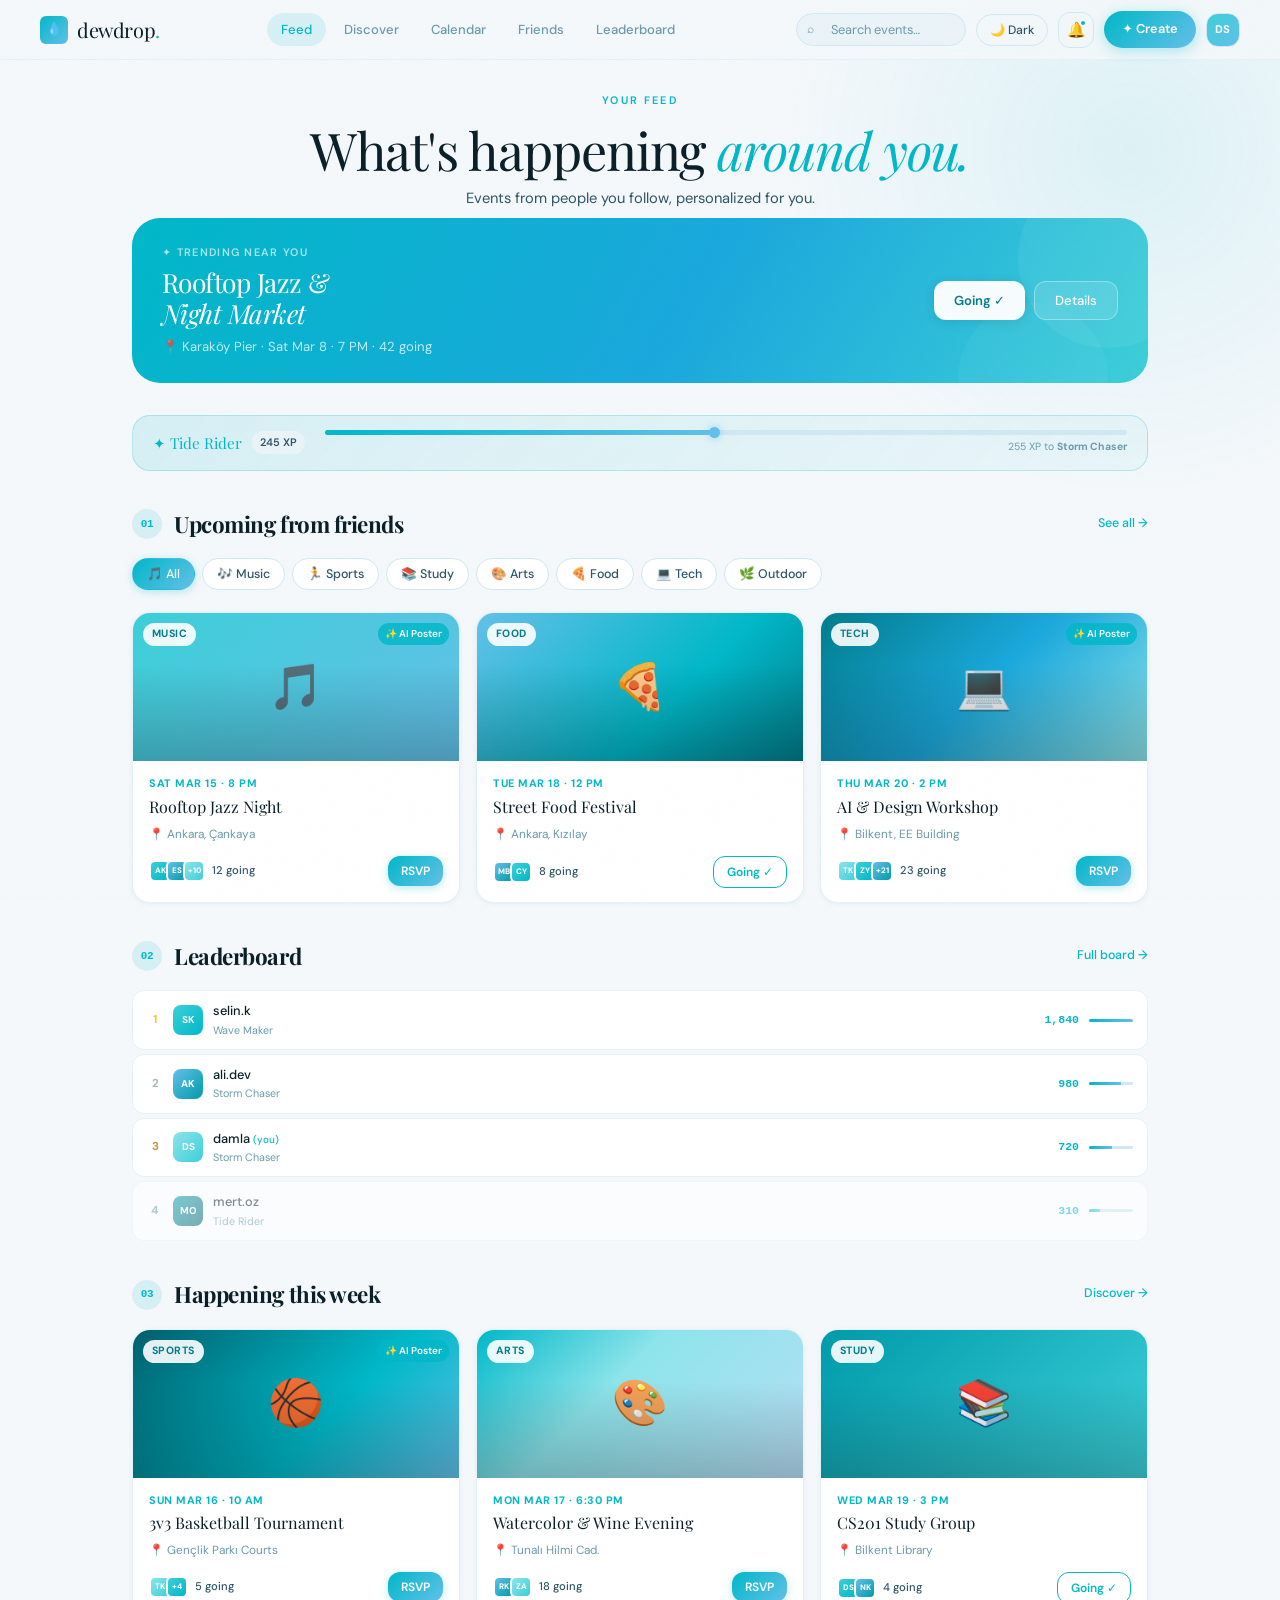
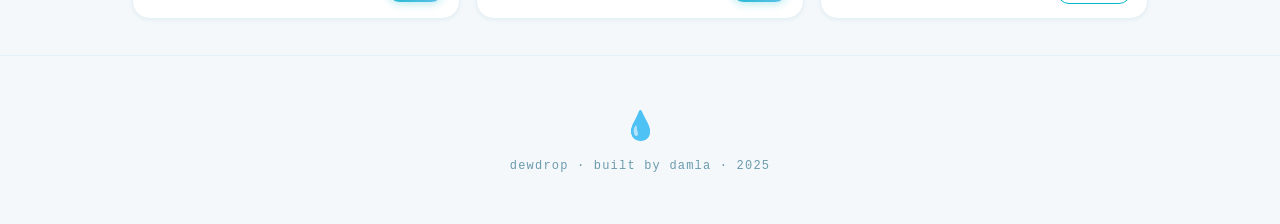
<file: dewdrop_mock/index.html>
<!DOCTYPE html>
<html lang="en" data-theme="light">
<head>
  <meta charset="UTF-8">
  <meta name="viewport" content="width=device-width, initial-scale=1.0">
  <title>dewdrop · feed</title>
  <link href="https://fonts.googleapis.com/css2?family=Playfair+Display:ital,wght@0,400;0,600;1,400;1,600&family=DM+Sans:opsz,wght@9..40,300;9..40,400;9..40,500;9..40,600&display=swap" rel="stylesheet">
  <link rel="stylesheet" href="css/tokens.css">
  <link rel="stylesheet" href="css/layout.css">
  <link rel="stylesheet" href="css/components.css">
  <script src="js/theme.js"></script>
</head>
<body>

<!-- ════ NAVBAR ════ -->
<header class="topnav">
  <a href="index.html" class="nav-brand">
    <div class="nav-brand-icon">💧</div>
    <span class="nav-brand-text">dewdrop<em>.</em></span>
  </a>
  <nav class="nav-links">
    <a href="index.html" class="on">Feed</a>
    <a href="discover.html">Discover</a>
    <a href="calendar.html">Calendar</a>
    <a href="friends.html">Friends</a>
    <a href="leaderboard.html">Leaderboard</a>
  </nav>
  <div class="nav-right">
    <div class="nav-search">
      <span class="nav-search-icon">⌕</span>
      <input type="text" placeholder="Search events…">
    </div>
    <button class="nav-theme" id="theme-btn" onclick="toggleTheme()">🌙 Dark</button>
    <a href="notifications.html" class="nav-btn">🔔<span class="nav-dot"></span></a>
    <a href="create.html" class="nav-create">✦ Create</a>
    <a href="profile.html" class="nav-avatar">DS</a>
  </div>
</header>

<!-- ════ PAGE ════ -->
<div class="page">

  <!-- Hero -->
  <div style="text-align:center;padding-bottom:8px;animation:fadeUp .4s ease both">
    <div class="hero-eyebrow">your feed</div>
    <h1 style="font-family:var(--serif);font-size:clamp(34px,5vw,52px);font-weight:400;line-height:1.1;letter-spacing:-.02em;margin-bottom:8px">
      What's happening <em style="font-style:italic;color:var(--accent)">around you.</em>
    </h1>
    <p style="font-size:.92rem;color:var(--tx2);max-width:400px;margin:0 auto">Events from people you follow, personalized for you.</p>
  </div>

  <!-- Featured banner -->
  <a href="event.html?id=jazz" class="featured-banner" style="animation:fadeUp .4s ease both;animation-delay:.06s">
    <div class="banner-copy">
      <div class="banner-label">✦ Trending near you</div>
      <div class="banner-title">Rooftop Jazz &<br><em>Night Market</em></div>
      <div class="banner-meta">📍 Karaköy Pier · Sat Mar 8 · 7 PM · 42 going</div>
    </div>
    <div class="banner-actions">
      <button class="btn-white">Going ✓</button>
      <button class="btn-white-ghost">Details</button>
    </div>
  </a>

  <!-- XP strip -->
  <div class="xp-strip" style="animation:fadeUp .4s ease both;animation-delay:.12s">
    <div class="xp-left">
      <span class="xp-tier">✦ Tide Rider</span>
      <span class="xp-pts">245 XP</span>
    </div>
    <div class="xp-track-wrap">
      <div class="xp-track"><div class="xp-fill" style="width:49%"></div></div>
      <div class="xp-next">255 XP to <strong>Storm Chaser</strong></div>
    </div>
  </div>

  <!-- 01 Upcoming from friends -->
  <div class="section-header">
    <h2 class="section-title"><span class="section-num">01</span> Upcoming from friends</h2>
    <a href="discover.html" class="section-link">See all →</a>
  </div>

  <div class="pills">
    <button class="pill on">🎵 All</button>
    <button class="pill">🎶 Music</button>
    <button class="pill">🏃 Sports</button>
    <button class="pill">📚 Study</button>
    <button class="pill">🎨 Arts</button>
    <button class="pill">🍕 Food</button>
    <button class="pill">💻 Tech</button>
    <button class="pill">🌿 Outdoor</button>
  </div>

  <div class="card-grid">
    <!-- Card 1: Music -->
    <a href="event.html?id=jazz" class="event-card">
      <div class="card-poster poster-music">🎵
        <span class="card-badge">Music</span>
        <span class="card-ai-badge">✨ AI Poster</span>
      </div>
      <div class="card-body">
        <div class="card-date">Sat Mar 15 · 8 PM</div>
        <div class="card-title">Rooftop Jazz Night</div>
        <div class="card-location">📍 Ankara, Çankaya</div>
        <div class="card-footer">
          <div style="display:flex;align-items:center">
            <div class="avatar-stack">
              <div class="stack-avatar av-1">AK</div>
              <div class="stack-avatar av-2">ES</div>
              <div class="stack-avatar av-3">+10</div>
            </div>
            <span class="stack-count">12 going</span>
          </div>
          <button class="btn-rsvp">RSVP</button>
        </div>
      </div>
    </a>

    <!-- Card 2: Food -->
    <a href="event.html?id=food" class="event-card">
      <div class="card-poster poster-food">🍕
        <span class="card-badge">Food</span>
      </div>
      <div class="card-body">
        <div class="card-date">Tue Mar 18 · 12 PM</div>
        <div class="card-title">Street Food Festival</div>
        <div class="card-location">📍 Ankara, Kızılay</div>
        <div class="card-footer">
          <div style="display:flex;align-items:center">
            <div class="avatar-stack">
              <div class="stack-avatar av-2">MB</div>
              <div class="stack-avatar av-1">CY</div>
            </div>
            <span class="stack-count">8 going</span>
          </div>
          <button class="btn-rsvp going">Going ✓</button>
        </div>
      </div>
    </a>

    <!-- Card 3: Tech -->
    <a href="event.html?id=tech" class="event-card">
      <div class="card-poster poster-tech">💻
        <span class="card-badge">Tech</span>
        <span class="card-ai-badge">✨ AI Poster</span>
      </div>
      <div class="card-body">
        <div class="card-date">Thu Mar 20 · 2 PM</div>
        <div class="card-title">AI & Design Workshop</div>
        <div class="card-location">📍 Bilkent, EE Building</div>
        <div class="card-footer">
          <div style="display:flex;align-items:center">
            <div class="avatar-stack">
              <div class="stack-avatar av-3">TK</div>
              <div class="stack-avatar av-1">ZY</div>
              <div class="stack-avatar av-2">+21</div>
            </div>
            <span class="stack-count">23 going</span>
          </div>
          <button class="btn-rsvp">RSVP</button>
        </div>
      </div>
    </a>
  </div>

  <!-- 02 Leaderboard -->
  <div class="section-header">
    <h2 class="section-title"><span class="section-num">02</span> Leaderboard</h2>
    <a href="leaderboard.html" class="section-link">Full board →</a>
  </div>

  <div class="lb-list">
    <a href="profile.html?u=selin" class="lb-row">
      <span class="lb-rank gold">1</span>
      <div class="lb-avatar av-1">SK</div>
      <div class="lb-info"><div class="lb-name">selin.k</div><div class="lb-tier-text">Wave Maker</div></div>
      <div class="lb-xp">1,840</div>
      <div class="lb-bar-wrap"><div class="lb-bar" style="width:100%"></div></div>
    </a>
    <a href="profile.html?u=ali" class="lb-row">
      <span class="lb-rank silver">2</span>
      <div class="lb-avatar av-2">AK</div>
      <div class="lb-info"><div class="lb-name">ali.dev</div><div class="lb-tier-text">Storm Chaser</div></div>
      <div class="lb-xp">980</div>
      <div class="lb-bar-wrap"><div class="lb-bar" style="width:72%"></div></div>
    </a>
    <a href="profile.html" class="lb-row">
      <span class="lb-rank bronze">3</span>
      <div class="lb-avatar av-3">DS</div>
      <div class="lb-info"><div class="lb-name">damla <span style="font-size:.62rem;color:var(--accent)">(you)</span></div><div class="lb-tier-text">Storm Chaser</div></div>
      <div class="lb-xp">720</div>
      <div class="lb-bar-wrap"><div class="lb-bar" style="width:52%"></div></div>
    </a>
    <a href="profile.html?u=mert" class="lb-row" style="opacity:.5">
      <span class="lb-rank">4</span>
      <div class="lb-avatar av-4">MO</div>
      <div class="lb-info"><div class="lb-name">mert.oz</div><div class="lb-tier-text">Tide Rider</div></div>
      <div class="lb-xp">310</div>
      <div class="lb-bar-wrap"><div class="lb-bar" style="width:26%"></div></div>
    </a>
  </div>

  <!-- 03 This week -->
  <div class="section-header">
    <h2 class="section-title"><span class="section-num">03</span> Happening this week</h2>
    <a href="discover.html" class="section-link">Discover →</a>
  </div>

  <div class="card-grid">
    <a href="event.html?id=bball" class="event-card">
      <div class="card-poster poster-sports">🏀
        <span class="card-badge">Sports</span>
        <span class="card-ai-badge">✨ AI Poster</span>
      </div>
      <div class="card-body">
        <div class="card-date">Sun Mar 16 · 10 AM</div>
        <div class="card-title">3v3 Basketball Tournament</div>
        <div class="card-location">📍 Gençlik Parkı Courts</div>
        <div class="card-footer">
          <div style="display:flex;align-items:center">
            <div class="avatar-stack"><div class="stack-avatar av-3">TK</div><div class="stack-avatar av-1">+4</div></div>
            <span class="stack-count">5 going</span>
          </div>
          <button class="btn-rsvp">RSVP</button>
        </div>
      </div>
    </a>
    <a href="event.html?id=art" class="event-card">
      <div class="card-poster poster-arts">🎨
        <span class="card-badge">Arts</span>
      </div>
      <div class="card-body">
        <div class="card-date">Mon Mar 17 · 6:30 PM</div>
        <div class="card-title">Watercolor & Wine Evening</div>
        <div class="card-location">📍 Tunalı Hilmi Cad.</div>
        <div class="card-footer">
          <div style="display:flex;align-items:center">
            <div class="avatar-stack"><div class="stack-avatar av-2">RK</div><div class="stack-avatar av-3">ZA</div></div>
            <span class="stack-count">18 going</span>
          </div>
          <button class="btn-rsvp">RSVP</button>
        </div>
      </div>
    </a>
    <a href="event.html?id=study" class="event-card">
      <div class="card-poster poster-study">📚
        <span class="card-badge">Study</span>
      </div>
      <div class="card-body">
        <div class="card-date">Wed Mar 19 · 3 PM</div>
        <div class="card-title">CS201 Study Group</div>
        <div class="card-location">📍 Bilkent Library</div>
        <div class="card-footer">
          <div style="display:flex;align-items:center">
            <div class="avatar-stack"><div class="stack-avatar av-1">DS</div><div class="stack-avatar av-2">NK</div></div>
            <span class="stack-count">4 going</span>
          </div>
          <button class="btn-rsvp going">Going ✓</button>
        </div>
      </div>
    </a>
  </div>

</div>

<!-- ════ FOOTER ════ -->
<footer class="footer">
  <div class="footer-mark">💧</div>
  <p class="footer-text">dewdrop · built by damla · 2025</p>
</footer>

<script src="js/interactions.js"></script>
</body>
</html>
</file>
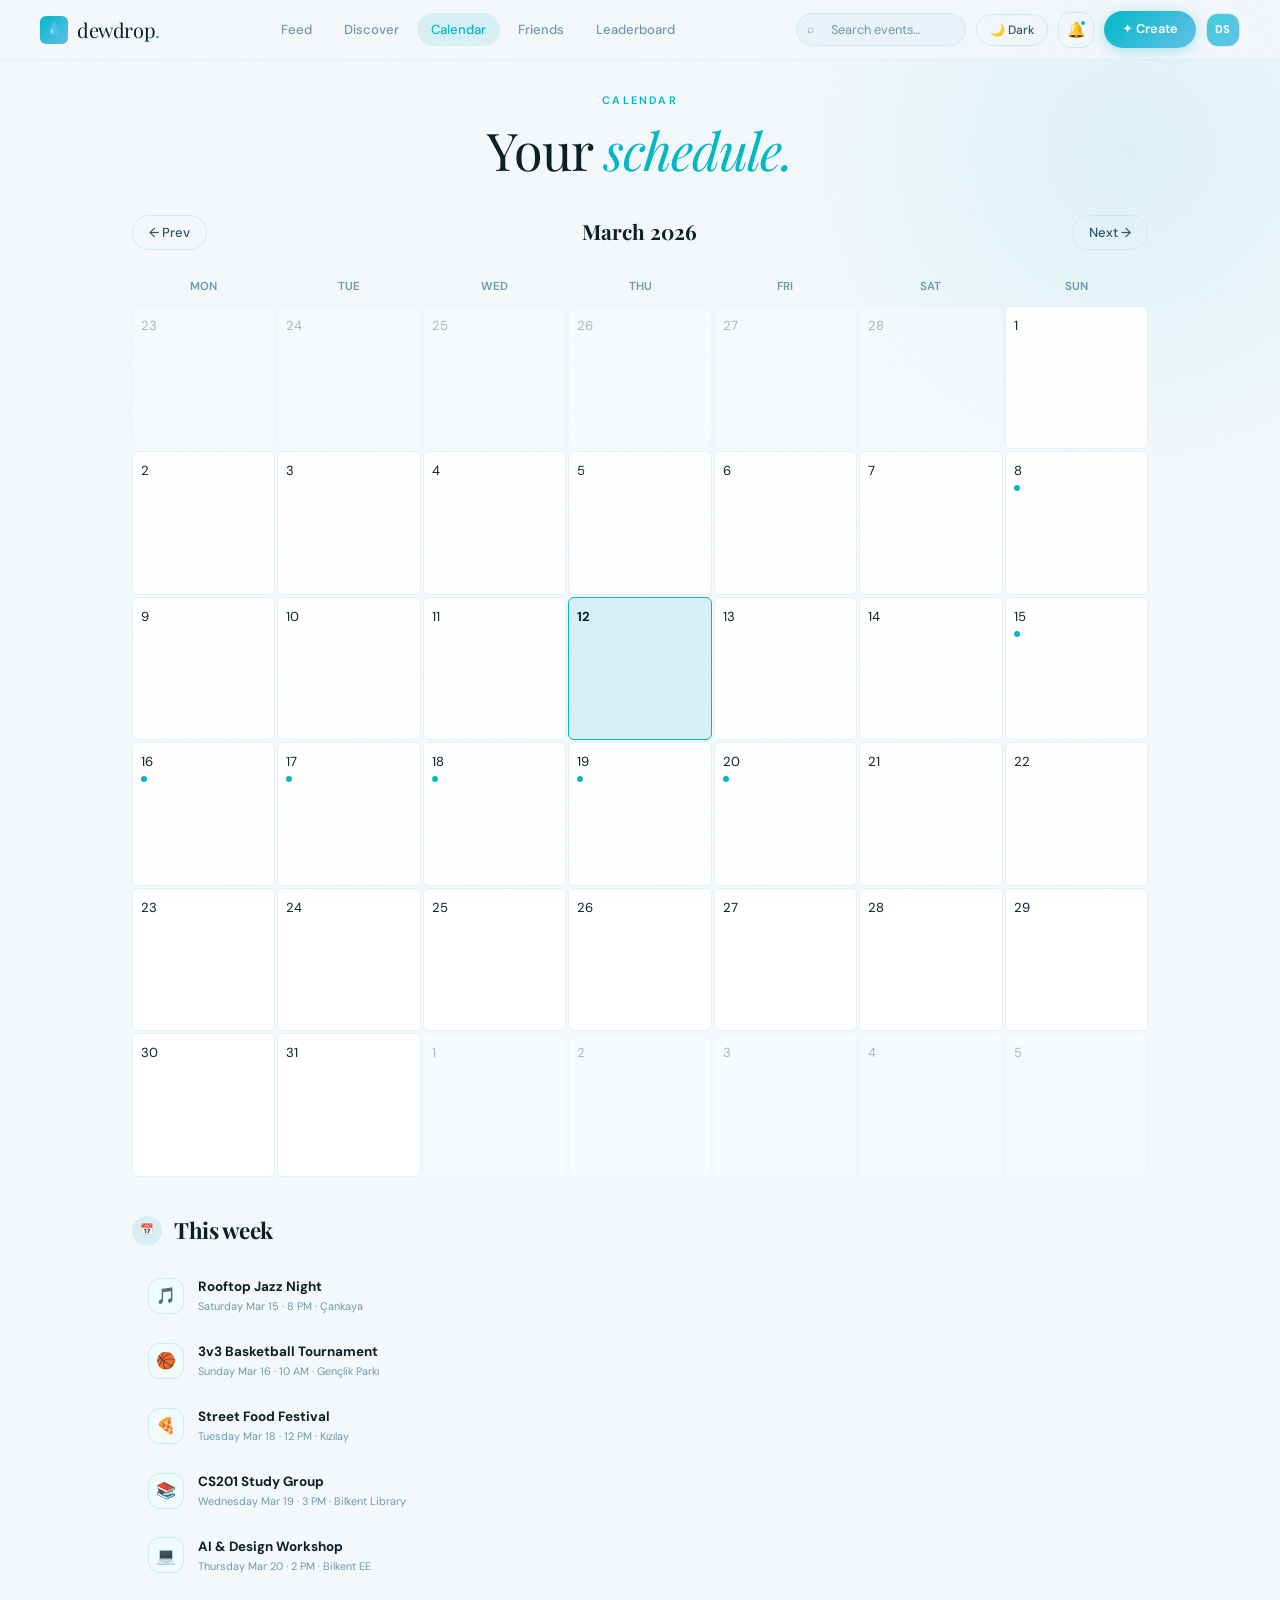
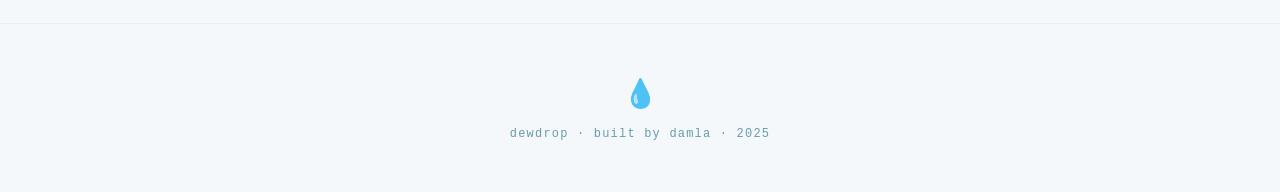
<file: dewdrop_mock/calendar.html>
<!DOCTYPE html>
<html lang="en" data-theme="light">
<head>
  <meta charset="UTF-8"><meta name="viewport" content="width=device-width, initial-scale=1.0">
  <title>dewdrop · calendar</title>
  <link href="https://fonts.googleapis.com/css2?family=Playfair+Display:ital,wght@0,400;0,600;1,400;1,600&family=DM+Sans:opsz,wght@9..40,300;9..40,400;9..40,500;9..40,600&display=swap" rel="stylesheet">
  <link rel="stylesheet" href="css/tokens.css"><link rel="stylesheet" href="css/layout.css"><link rel="stylesheet" href="css/components.css"><link rel="stylesheet" href="css/pages.css">
  <script src="js/theme.js"></script>
</head>
<body>
<header class="topnav"><a href="index.html" class="nav-brand"><div class="nav-brand-icon">💧</div><span class="nav-brand-text">dewdrop<em>.</em></span></a><nav class="nav-links"><a href="index.html">Feed</a><a href="discover.html">Discover</a><a href="calendar.html" class="on">Calendar</a><a href="friends.html">Friends</a><a href="leaderboard.html">Leaderboard</a></nav><div class="nav-right"><div class="nav-search"><span class="nav-search-icon">⌕</span><input type="text" placeholder="Search events…"></div><button class="nav-theme" id="theme-btn" onclick="toggleTheme()">🌙 Dark</button><a href="notifications.html" class="nav-btn">🔔<span class="nav-dot"></span></a><a href="create.html" class="nav-create">✦ Create</a><a href="profile.html" class="nav-avatar">DS</a></div></header>

<div class="page">
  <div style="text-align:center;margin-bottom:36px;animation:fadeUp .4s ease both">
    <div class="hero-eyebrow">calendar</div>
    <h1 style="font-family:var(--serif);font-size:clamp(34px,5vw,52px);font-weight:400;line-height:1.1;letter-spacing:-.02em;margin-bottom:8px">Your <em style="font-style:italic;color:var(--accent)">schedule.</em></h1>
  </div>

  <div style="display:flex;justify-content:space-between;align-items:center;margin-bottom:20px">
    <button class="btn-outline" style="padding:8px 16px;font-size:.82rem">← Prev</button>
    <h2 style="font-family:var(--serif);font-size:1.3rem">March 2026</h2>
    <button class="btn-outline" style="padding:8px 16px;font-size:.82rem">Next →</button>
  </div>

  <div class="cal-grid">
    <div class="cal-header">Mon</div><div class="cal-header">Tue</div><div class="cal-header">Wed</div><div class="cal-header">Thu</div><div class="cal-header">Fri</div><div class="cal-header">Sat</div><div class="cal-header">Sun</div>
    <div class="cal-day other-month">23</div><div class="cal-day other-month">24</div><div class="cal-day other-month">25</div><div class="cal-day other-month">26</div><div class="cal-day other-month">27</div><div class="cal-day other-month">28</div><div class="cal-day">1</div>
    <div class="cal-day">2</div><div class="cal-day">3</div><div class="cal-day">4</div><div class="cal-day">5</div><div class="cal-day">6</div><div class="cal-day">7</div><a href="event.html?id=jazz" class="cal-day has-event" style="color:inherit">8</a>
    <div class="cal-day">9</div><div class="cal-day">10</div><div class="cal-day">11</div><div class="cal-day today">12</div><div class="cal-day">13</div><div class="cal-day">14</div><a href="event.html?id=jazz" class="cal-day has-event" style="color:inherit">15</a>
    <a href="event.html?id=bball" class="cal-day has-event" style="color:inherit">16</a><a href="event.html?id=art" class="cal-day has-event" style="color:inherit">17</a><a href="event.html?id=food" class="cal-day has-event" style="color:inherit">18</a><a href="event.html?id=study" class="cal-day has-event" style="color:inherit">19</a><a href="event.html?id=tech" class="cal-day has-event" style="color:inherit">20</a><div class="cal-day">21</div><div class="cal-day">22</div>
    <div class="cal-day">23</div><div class="cal-day">24</div><div class="cal-day">25</div><div class="cal-day">26</div><div class="cal-day">27</div><div class="cal-day">28</div><div class="cal-day">29</div>
    <div class="cal-day">30</div><div class="cal-day">31</div><div class="cal-day other-month">1</div><div class="cal-day other-month">2</div><div class="cal-day other-month">3</div><div class="cal-day other-month">4</div><div class="cal-day other-month">5</div>
  </div>

  <div class="section-header"><h2 class="section-title"><span class="section-num">📅</span> This week</h2></div>
  <div class="activity-list">
    <a href="event.html?id=jazz" class="activity-row" style="color:inherit"><div class="activity-icon">🎵</div><div class="activity-text"><div class="activity-main"><strong>Rooftop Jazz Night</strong></div><div class="activity-time">Saturday Mar 15 · 8 PM · Çankaya</div></div></a>
    <a href="event.html?id=bball" class="activity-row" style="color:inherit"><div class="activity-icon">🏀</div><div class="activity-text"><div class="activity-main"><strong>3v3 Basketball Tournament</strong></div><div class="activity-time">Sunday Mar 16 · 10 AM · Gençlik Parkı</div></div></a>
    <a href="event.html?id=food" class="activity-row" style="color:inherit"><div class="activity-icon">🍕</div><div class="activity-text"><div class="activity-main"><strong>Street Food Festival</strong></div><div class="activity-time">Tuesday Mar 18 · 12 PM · Kızılay</div></div></a>
    <a href="event.html?id=study" class="activity-row" style="color:inherit"><div class="activity-icon">📚</div><div class="activity-text"><div class="activity-main"><strong>CS201 Study Group</strong></div><div class="activity-time">Wednesday Mar 19 · 3 PM · Bilkent Library</div></div></a>
    <a href="event.html?id=tech" class="activity-row" style="color:inherit"><div class="activity-icon">💻</div><div class="activity-text"><div class="activity-main"><strong>AI & Design Workshop</strong></div><div class="activity-time">Thursday Mar 20 · 2 PM · Bilkent EE</div></div></a>
  </div>
</div>

<footer class="footer"><div class="footer-mark">💧</div><p class="footer-text">dewdrop · built by damla · 2025</p></footer>
<script src="js/interactions.js"></script>
</body></html>
</file>
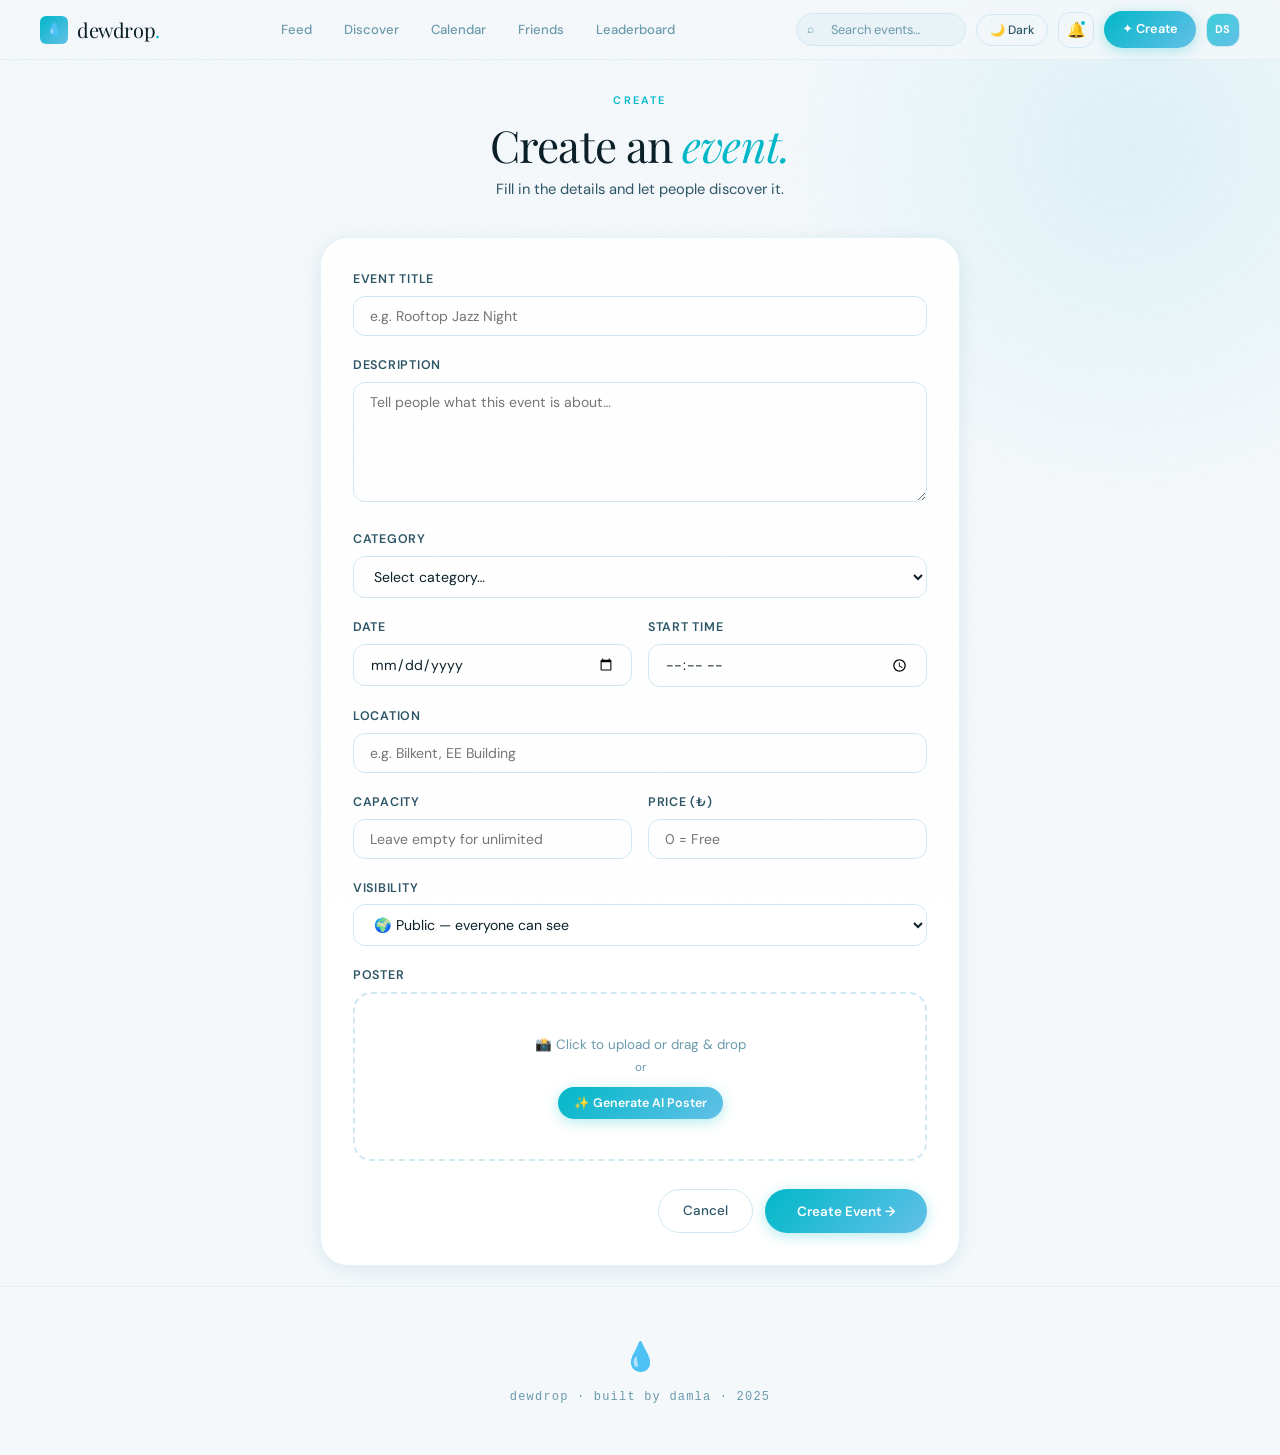
<file: dewdrop_mock/create.html>
<!DOCTYPE html>
<html lang="en" data-theme="light">
<head>
  <meta charset="UTF-8"><meta name="viewport" content="width=device-width, initial-scale=1.0">
  <title>dewdrop · create event</title>
  <link href="https://fonts.googleapis.com/css2?family=Playfair+Display:ital,wght@0,400;0,600;1,400;1,600&family=DM+Sans:opsz,wght@9..40,300;9..40,400;9..40,500;9..40,600&display=swap" rel="stylesheet">
  <link rel="stylesheet" href="css/tokens.css"><link rel="stylesheet" href="css/layout.css"><link rel="stylesheet" href="css/components.css"><link rel="stylesheet" href="css/pages.css">
  <script src="js/theme.js"></script>
</head>
<body>
<header class="topnav"><a href="index.html" class="nav-brand"><div class="nav-brand-icon">💧</div><span class="nav-brand-text">dewdrop<em>.</em></span></a><nav class="nav-links"><a href="index.html">Feed</a><a href="discover.html">Discover</a><a href="calendar.html">Calendar</a><a href="friends.html">Friends</a><a href="leaderboard.html">Leaderboard</a></nav><div class="nav-right"><div class="nav-search"><span class="nav-search-icon">⌕</span><input type="text" placeholder="Search events…"></div><button class="nav-theme" id="theme-btn" onclick="toggleTheme()">🌙 Dark</button><a href="notifications.html" class="nav-btn">🔔<span class="nav-dot"></span></a><a href="create.html" class="nav-create">✦ Create</a><a href="profile.html" class="nav-avatar">DS</a></div></header>

<div class="page">
  <div style="text-align:center;margin-bottom:36px;animation:fadeUp .4s ease both">
    <div class="hero-eyebrow">create</div>
    <h1 style="font-family:var(--serif);font-size:clamp(30px,4vw,44px);font-weight:400;line-height:1.1;letter-spacing:-.02em;margin-bottom:8px">Create an <em style="font-style:italic;color:var(--accent)">event.</em></h1>
    <p style="font-size:.92rem;color:var(--tx2)">Fill in the details and let people discover it.</p>
  </div>

  <div style="max-width:640px;margin:0 auto;background:var(--surface);border:1px solid var(--border-2);border-radius:var(--r4);padding:32px;box-shadow:var(--sh2);animation:fadeUp .4s ease both;animation-delay:.08s">

    <div class="form-group">
      <label class="form-label">Event Title</label>
      <input class="form-input" placeholder="e.g. Rooftop Jazz Night">
    </div>

    <div class="form-group">
      <label class="form-label">Description</label>
      <textarea class="form-textarea" placeholder="Tell people what this event is about…"></textarea>
    </div>

    <div class="form-group">
      <label class="form-label">Category</label>
      <select class="form-select">
        <option>Select category…</option>
        <option>🎵 Music</option><option>🏀 Sports</option><option>📚 Study</option>
        <option>🎨 Arts</option><option>🍕 Food</option><option>💻 Tech</option><option>🌿 Outdoor</option><option>👥 Social</option>
      </select>
    </div>

    <div class="form-row">
      <div class="form-group">
        <label class="form-label">Date</label>
        <input class="form-input" type="date">
      </div>
      <div class="form-group">
        <label class="form-label">Start Time</label>
        <input class="form-input" type="time">
      </div>
    </div>

    <div class="form-group">
      <label class="form-label">Location</label>
      <input class="form-input" placeholder="e.g. Bilkent, EE Building">
    </div>

    <div class="form-row">
      <div class="form-group">
        <label class="form-label">Capacity</label>
        <input class="form-input" type="number" placeholder="Leave empty for unlimited">
      </div>
      <div class="form-group">
        <label class="form-label">Price (₺)</label>
        <input class="form-input" type="number" placeholder="0 = Free">
      </div>
    </div>

    <div class="form-group">
      <label class="form-label">Visibility</label>
      <select class="form-select">
        <option>🌍 Public — everyone can see</option>
        <option>👥 Friends only</option>
        <option>🔒 Private — invite only</option>
      </select>
    </div>

    <div class="form-group">
      <label class="form-label">Poster</label>
      <div style="border:2px dashed var(--border);border-radius:var(--r3);padding:40px;text-align:center;color:var(--tx3);font-size:.84rem;cursor:pointer;transition:all var(--ease)" onmouseover="this.style.borderColor='var(--accent)'" onmouseout="this.style.borderColor='var(--border)'">
        📸 Click to upload or drag & drop<br>
        <span style="font-size:.72rem">or</span><br>
        <button class="btn-primary" style="margin-top:10px;font-size:.78rem;padding:8px 16px">✨ Generate AI Poster</button>
      </div>
    </div>

    <div style="display:flex;gap:12px;justify-content:flex-end;margin-top:28px">
      <a href="index.html" class="btn-outline">Cancel</a>
      <button class="btn-primary" style="padding:12px 32px">Create Event →</button>
    </div>

  </div>
</div>

<footer class="footer"><div class="footer-mark">💧</div><p class="footer-text">dewdrop · built by damla · 2025</p></footer>
<script src="js/interactions.js"></script>
</body></html>
</file>
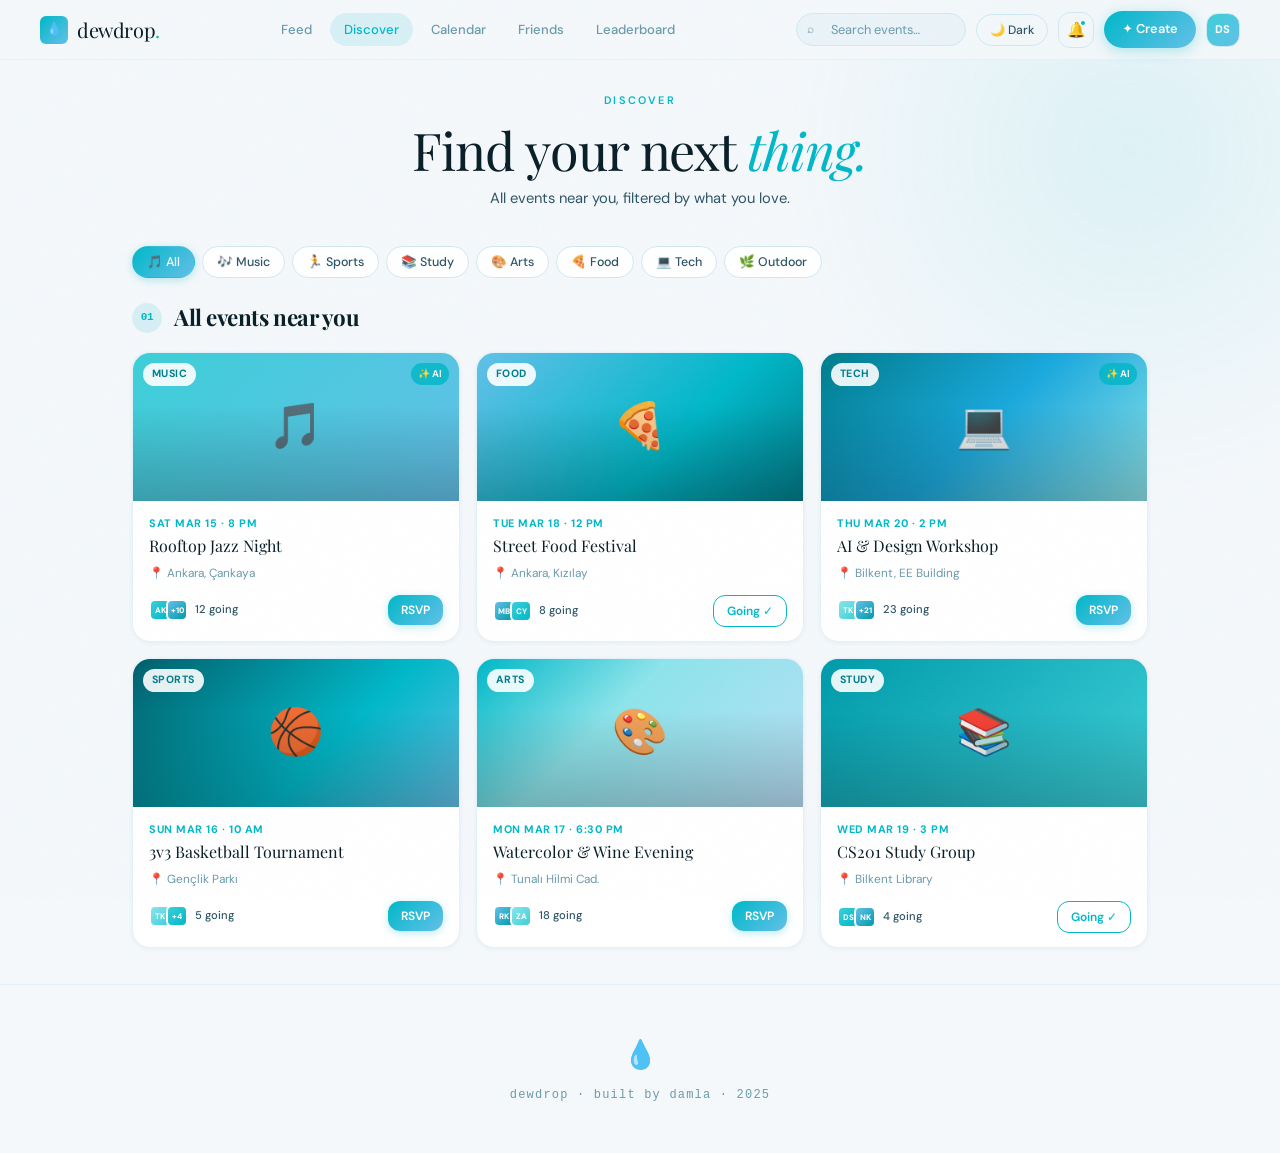
<file: dewdrop_mock/discover.html>
<!DOCTYPE html>
<html lang="en" data-theme="light">
<head>
  <meta charset="UTF-8"><meta name="viewport" content="width=device-width, initial-scale=1.0">
  <title>dewdrop · discover</title>
  <link href="https://fonts.googleapis.com/css2?family=Playfair+Display:ital,wght@0,400;0,600;1,400;1,600&family=DM+Sans:opsz,wght@9..40,300;9..40,400;9..40,500;9..40,600&display=swap" rel="stylesheet">
  <link rel="stylesheet" href="css/tokens.css"><link rel="stylesheet" href="css/layout.css"><link rel="stylesheet" href="css/components.css"><link rel="stylesheet" href="css/pages.css">
  <script src="js/theme.js"></script>
</head>
<body>
<header class="topnav"><a href="index.html" class="nav-brand"><div class="nav-brand-icon">💧</div><span class="nav-brand-text">dewdrop<em>.</em></span></a><nav class="nav-links"><a href="index.html">Feed</a><a href="discover.html" class="on">Discover</a><a href="calendar.html">Calendar</a><a href="friends.html">Friends</a><a href="leaderboard.html">Leaderboard</a></nav><div class="nav-right"><div class="nav-search"><span class="nav-search-icon">⌕</span><input type="text" placeholder="Search events…"></div><button class="nav-theme" id="theme-btn" onclick="toggleTheme()">🌙 Dark</button><a href="notifications.html" class="nav-btn">🔔<span class="nav-dot"></span></a><a href="create.html" class="nav-create">✦ Create</a><a href="profile.html" class="nav-avatar">DS</a></div></header>

<div class="page">
  <div style="text-align:center;margin-bottom:36px;animation:fadeUp .4s ease both">
    <div class="hero-eyebrow">discover</div>
    <h1 style="font-family:var(--serif);font-size:clamp(34px,5vw,52px);font-weight:400;line-height:1.1;letter-spacing:-.02em;margin-bottom:8px">Find your next <em style="font-style:italic;color:var(--accent)">thing.</em></h1>
    <p style="font-size:.92rem;color:var(--tx2)">All events near you, filtered by what you love.</p>
  </div>

  <div class="pills">
    <button class="pill on">🎵 All</button><button class="pill">🎶 Music</button><button class="pill">🏃 Sports</button><button class="pill">📚 Study</button><button class="pill">🎨 Arts</button><button class="pill">🍕 Food</button><button class="pill">💻 Tech</button><button class="pill">🌿 Outdoor</button>
  </div>

  <div class="section-header"><h2 class="section-title"><span class="section-num">01</span> All events near you</h2></div>
  <div class="card-grid">
    <a href="event.html?id=jazz" class="event-card"><div class="card-poster poster-music">🎵<span class="card-badge">Music</span><span class="card-ai-badge">✨ AI</span></div><div class="card-body"><div class="card-date">Sat Mar 15 · 8 PM</div><div class="card-title">Rooftop Jazz Night</div><div class="card-location">📍 Ankara, Çankaya</div><div class="card-footer"><div style="display:flex;align-items:center"><div class="avatar-stack"><div class="stack-avatar av-1">AK</div><div class="stack-avatar av-2">+10</div></div><span class="stack-count">12 going</span></div><button class="btn-rsvp">RSVP</button></div></div></a>

    <a href="event.html?id=food" class="event-card"><div class="card-poster poster-food">🍕<span class="card-badge">Food</span></div><div class="card-body"><div class="card-date">Tue Mar 18 · 12 PM</div><div class="card-title">Street Food Festival</div><div class="card-location">📍 Ankara, Kızılay</div><div class="card-footer"><div style="display:flex;align-items:center"><div class="avatar-stack"><div class="stack-avatar av-2">MB</div><div class="stack-avatar av-1">CY</div></div><span class="stack-count">8 going</span></div><button class="btn-rsvp going">Going ✓</button></div></div></a>

    <a href="event.html?id=tech" class="event-card"><div class="card-poster poster-tech">💻<span class="card-badge">Tech</span><span class="card-ai-badge">✨ AI</span></div><div class="card-body"><div class="card-date">Thu Mar 20 · 2 PM</div><div class="card-title">AI & Design Workshop</div><div class="card-location">📍 Bilkent, EE Building</div><div class="card-footer"><div style="display:flex;align-items:center"><div class="avatar-stack"><div class="stack-avatar av-3">TK</div><div class="stack-avatar av-2">+21</div></div><span class="stack-count">23 going</span></div><button class="btn-rsvp">RSVP</button></div></div></a>

    <a href="event.html?id=bball" class="event-card"><div class="card-poster poster-sports">🏀<span class="card-badge">Sports</span></div><div class="card-body"><div class="card-date">Sun Mar 16 · 10 AM</div><div class="card-title">3v3 Basketball Tournament</div><div class="card-location">📍 Gençlik Parkı</div><div class="card-footer"><div style="display:flex;align-items:center"><div class="avatar-stack"><div class="stack-avatar av-3">TK</div><div class="stack-avatar av-1">+4</div></div><span class="stack-count">5 going</span></div><button class="btn-rsvp">RSVP</button></div></div></a>

    <a href="event.html?id=art" class="event-card"><div class="card-poster poster-arts">🎨<span class="card-badge">Arts</span></div><div class="card-body"><div class="card-date">Mon Mar 17 · 6:30 PM</div><div class="card-title">Watercolor & Wine Evening</div><div class="card-location">📍 Tunalı Hilmi Cad.</div><div class="card-footer"><div style="display:flex;align-items:center"><div class="avatar-stack"><div class="stack-avatar av-2">RK</div><div class="stack-avatar av-3">ZA</div></div><span class="stack-count">18 going</span></div><button class="btn-rsvp">RSVP</button></div></div></a>

    <a href="event.html?id=study" class="event-card"><div class="card-poster poster-study">📚<span class="card-badge">Study</span></div><div class="card-body"><div class="card-date">Wed Mar 19 · 3 PM</div><div class="card-title">CS201 Study Group</div><div class="card-location">📍 Bilkent Library</div><div class="card-footer"><div style="display:flex;align-items:center"><div class="avatar-stack"><div class="stack-avatar av-1">DS</div><div class="stack-avatar av-2">NK</div></div><span class="stack-count">4 going</span></div><button class="btn-rsvp going">Going ✓</button></div></div></a>
  </div>
</div>

<footer class="footer"><div class="footer-mark">💧</div><p class="footer-text">dewdrop · built by damla · 2025</p></footer>
<script src="js/interactions.js"></script>
</body></html>
</file>
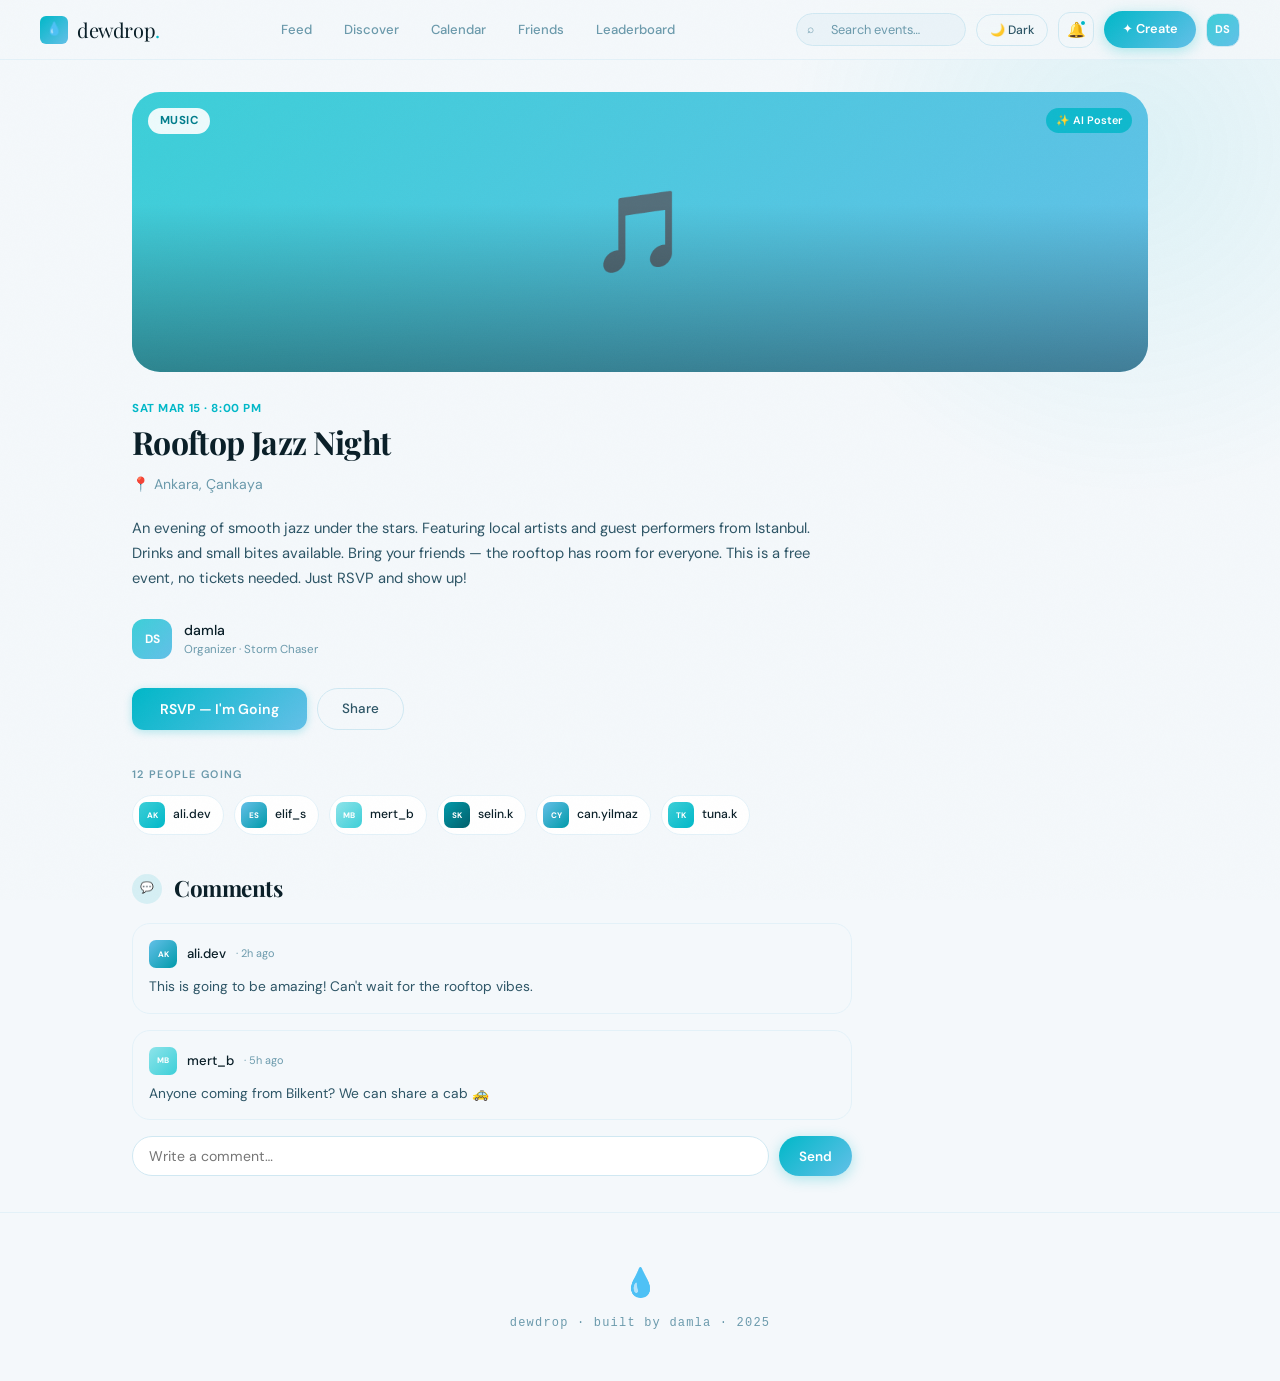
<file: dewdrop_mock/event.html>
<!DOCTYPE html>
<html lang="en" data-theme="light">
<head>
  <meta charset="UTF-8">
  <meta name="viewport" content="width=device-width, initial-scale=1.0">
  <title>dewdrop · event</title>
  <link href="https://fonts.googleapis.com/css2?family=Playfair+Display:ital,wght@0,400;0,600;1,400;1,600&family=DM+Sans:opsz,wght@9..40,300;9..40,400;9..40,500;9..40,600&display=swap" rel="stylesheet">
  <link rel="stylesheet" href="css/tokens.css"><link rel="stylesheet" href="css/layout.css"><link rel="stylesheet" href="css/components.css"><link rel="stylesheet" href="css/pages.css">
  <script src="js/theme.js"></script>
</head>
<body>

<header class="topnav">
  <a href="index.html" class="nav-brand"><div class="nav-brand-icon">💧</div><span class="nav-brand-text">dewdrop<em>.</em></span></a>
  <nav class="nav-links"><a href="index.html">Feed</a><a href="discover.html">Discover</a><a href="calendar.html">Calendar</a><a href="friends.html">Friends</a><a href="leaderboard.html">Leaderboard</a></nav>
  <div class="nav-right">
    <div class="nav-search"><span class="nav-search-icon">⌕</span><input type="text" placeholder="Search events…"></div>
    <button class="nav-theme" id="theme-btn" onclick="toggleTheme()">🌙 Dark</button>
    <a href="notifications.html" class="nav-btn">🔔<span class="nav-dot"></span></a>
    <a href="create.html" class="nav-create">✦ Create</a>
    <a href="profile.html" class="nav-avatar">DS</a>
  </div>
</header>

<div class="page">

  <!-- Poster -->
  <div class="event-poster poster-music" style="animation:fadeUp .4s ease both">
    🎵
    <span class="card-badge">Music</span>
    <span class="card-ai-badge">✨ AI Poster</span>
  </div>

  <div class="event-content">
    <div class="event-meta-date">Sat Mar 15 · 8:00 PM</div>
    <h1 class="event-title">Rooftop Jazz Night</h1>
    <div class="event-location">📍 Ankara, Çankaya</div>

    <p class="event-description">
      An evening of smooth jazz under the stars. Featuring local artists and guest performers from Istanbul.
      Drinks and small bites available. Bring your friends — the rooftop has room for everyone. 
      This is a free event, no tickets needed. Just RSVP and show up!
    </p>

    <!-- Creator -->
    <a href="profile.html" class="event-creator">
      <div class="event-creator-avatar">DS</div>
      <div>
        <div style="font-size:.88rem;font-weight:500;color:var(--tx)">damla</div>
        <div style="font-size:.72rem;color:var(--tx3)">Organizer · Storm Chaser</div>
      </div>
    </a>

    <!-- Actions -->
    <div class="event-actions">
      <button class="btn-rsvp" style="padding:12px 28px;font-size:.88rem">RSVP — I'm Going</button>
      <button class="btn-outline">Share</button>
    </div>

    <!-- Attendees -->
    <div style="font-size:.68rem;font-weight:600;letter-spacing:.12em;text-transform:uppercase;color:var(--tx3);margin-bottom:12px">12 people going</div>
    <div class="attendee-chips">
      <a href="profile.html?u=ali" class="attendee-chip"><div class="chip-avatar av-1">AK</div><span class="chip-name">ali.dev</span></a>
      <a href="profile.html?u=elif" class="attendee-chip"><div class="chip-avatar av-2">ES</div><span class="chip-name">elif_s</span></a>
      <a href="profile.html?u=mert" class="attendee-chip"><div class="chip-avatar av-3">MB</div><span class="chip-name">mert_b</span></a>
      <a href="profile.html?u=selin" class="attendee-chip"><div class="chip-avatar av-4">SK</div><span class="chip-name">selin.k</span></a>
      <a href="profile.html?u=can" class="attendee-chip"><div class="chip-avatar av-2">CY</div><span class="chip-name">can.yilmaz</span></a>
      <a href="profile.html?u=tk" class="attendee-chip"><div class="chip-avatar av-1">TK</div><span class="chip-name">tuna.k</span></a>
    </div>

    <!-- Comments -->
    <div class="section-header"><h2 class="section-title"><span class="section-num">💬</span> Comments</h2></div>
    <div class="comment-box">
      <div class="comment-header">
        <div class="comment-avatar av-2">AK</div>
        <span class="comment-author">ali.dev</span>
        <span class="comment-time">· 2h ago</span>
      </div>
      <div class="comment-text">This is going to be amazing! Can't wait for the rooftop vibes.</div>
    </div>
    <div class="comment-box">
      <div class="comment-header">
        <div class="comment-avatar av-3">MB</div>
        <span class="comment-author">mert_b</span>
        <span class="comment-time">· 5h ago</span>
      </div>
      <div class="comment-text">Anyone coming from Bilkent? We can share a cab 🚕</div>
    </div>

    <!-- Comment input -->
    <div style="display:flex;gap:10px;margin-bottom:36px">
      <input class="form-input" placeholder="Write a comment…" style="border-radius:var(--rpill)">
      <button class="btn-primary" style="padding:10px 20px;border-radius:var(--rpill)">Send</button>
    </div>
  </div>

</div>

<footer class="footer"><div class="footer-mark">💧</div><p class="footer-text">dewdrop · built by damla · 2025</p></footer>
<script src="js/interactions.js"></script>
</body>
</html>
</file>
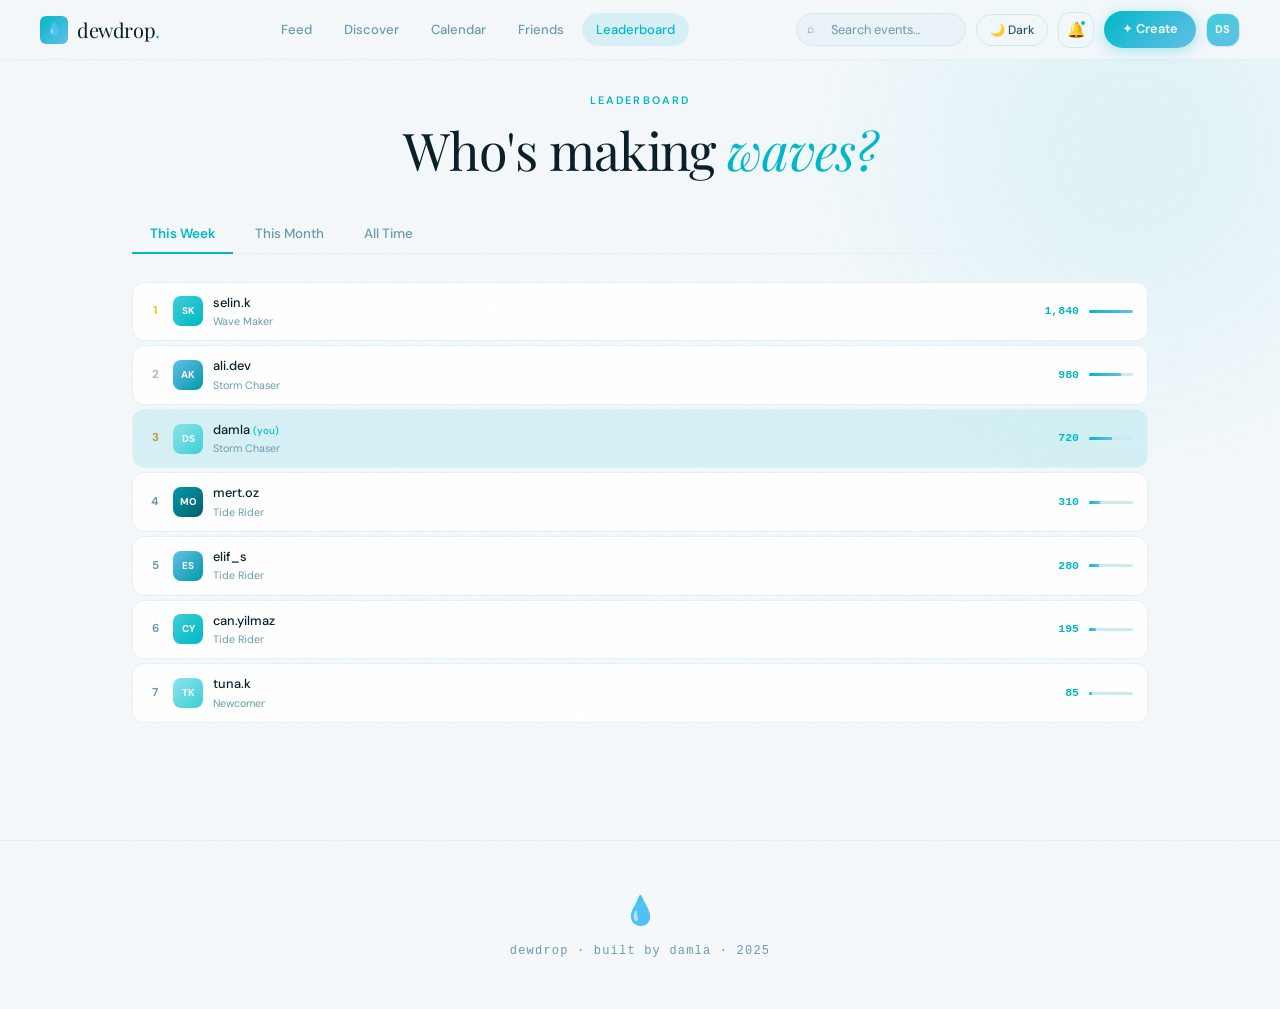
<file: dewdrop_mock/leaderboard.html>
<!DOCTYPE html>
<html lang="en" data-theme="light">
<head>
  <meta charset="UTF-8"><meta name="viewport" content="width=device-width, initial-scale=1.0">
  <title>dewdrop · leaderboard</title>
  <link href="https://fonts.googleapis.com/css2?family=Playfair+Display:ital,wght@0,400;0,600;1,400;1,600&family=DM+Sans:opsz,wght@9..40,300;9..40,400;9..40,500;9..40,600&display=swap" rel="stylesheet">
  <link rel="stylesheet" href="css/tokens.css"><link rel="stylesheet" href="css/layout.css"><link rel="stylesheet" href="css/components.css"><link rel="stylesheet" href="css/pages.css">
  <script src="js/theme.js"></script>
</head>
<body>
<header class="topnav"><a href="index.html" class="nav-brand"><div class="nav-brand-icon">💧</div><span class="nav-brand-text">dewdrop<em>.</em></span></a><nav class="nav-links"><a href="index.html">Feed</a><a href="discover.html">Discover</a><a href="calendar.html">Calendar</a><a href="friends.html">Friends</a><a href="leaderboard.html" class="on">Leaderboard</a></nav><div class="nav-right"><div class="nav-search"><span class="nav-search-icon">⌕</span><input type="text" placeholder="Search events…"></div><button class="nav-theme" id="theme-btn" onclick="toggleTheme()">🌙 Dark</button><a href="notifications.html" class="nav-btn">🔔<span class="nav-dot"></span></a><a href="create.html" class="nav-create">✦ Create</a><a href="profile.html" class="nav-avatar">DS</a></div></header>

<div class="page">
  <div style="text-align:center;margin-bottom:36px;animation:fadeUp .4s ease both">
    <div class="hero-eyebrow">leaderboard</div>
    <h1 style="font-family:var(--serif);font-size:clamp(34px,5vw,52px);font-weight:400;line-height:1.1;letter-spacing:-.02em;margin-bottom:8px">Who's making <em style="font-style:italic;color:var(--accent)">waves?</em></h1>
  </div>

  <div class="tabs" style="margin-bottom:28px">
    <button class="tab on" data-tab="weekly">This Week</button>
    <button class="tab" data-tab="monthly">This Month</button>
    <button class="tab" data-tab="alltime">All Time</button>
  </div>

  <div data-tab-content="weekly">
    <div class="lb-list">
      <a href="profile.html?u=selin" class="lb-row"><span class="lb-rank gold">1</span><div class="lb-avatar av-1">SK</div><div class="lb-info"><div class="lb-name">selin.k</div><div class="lb-tier-text">Wave Maker</div></div><div class="lb-xp">1,840</div><div class="lb-bar-wrap"><div class="lb-bar" style="width:100%"></div></div></a>
      <a href="profile.html?u=ali" class="lb-row"><span class="lb-rank silver">2</span><div class="lb-avatar av-2">AK</div><div class="lb-info"><div class="lb-name">ali.dev</div><div class="lb-tier-text">Storm Chaser</div></div><div class="lb-xp">980</div><div class="lb-bar-wrap"><div class="lb-bar" style="width:72%"></div></div></a>
      <a href="profile.html" class="lb-row" style="background:var(--accent-dim)"><span class="lb-rank bronze">3</span><div class="lb-avatar av-3">DS</div><div class="lb-info"><div class="lb-name">damla <span style="font-size:.62rem;color:var(--accent)">(you)</span></div><div class="lb-tier-text">Storm Chaser</div></div><div class="lb-xp">720</div><div class="lb-bar-wrap"><div class="lb-bar" style="width:52%"></div></div></a>
      <a href="profile.html?u=mert" class="lb-row"><span class="lb-rank">4</span><div class="lb-avatar av-4">MO</div><div class="lb-info"><div class="lb-name">mert.oz</div><div class="lb-tier-text">Tide Rider</div></div><div class="lb-xp">310</div><div class="lb-bar-wrap"><div class="lb-bar" style="width:26%"></div></div></a>
      <a href="profile.html?u=elif" class="lb-row"><span class="lb-rank">5</span><div class="lb-avatar av-2">ES</div><div class="lb-info"><div class="lb-name">elif_s</div><div class="lb-tier-text">Tide Rider</div></div><div class="lb-xp">280</div><div class="lb-bar-wrap"><div class="lb-bar" style="width:22%"></div></div></a>
      <a href="profile.html?u=can" class="lb-row"><span class="lb-rank">6</span><div class="lb-avatar av-1">CY</div><div class="lb-info"><div class="lb-name">can.yilmaz</div><div class="lb-tier-text">Tide Rider</div></div><div class="lb-xp">195</div><div class="lb-bar-wrap"><div class="lb-bar" style="width:15%"></div></div></a>
      <a href="profile.html?u=tk" class="lb-row"><span class="lb-rank">7</span><div class="lb-avatar av-3">TK</div><div class="lb-info"><div class="lb-name">tuna.k</div><div class="lb-tier-text">Newcomer</div></div><div class="lb-xp">85</div><div class="lb-bar-wrap"><div class="lb-bar" style="width:7%"></div></div></a>
    </div>
  </div>
  <div data-tab-content="monthly" style="display:none"><p style="text-align:center;color:var(--tx3);padding:40px">Monthly leaderboard data coming soon.</p></div>
  <div data-tab-content="alltime" style="display:none"><p style="text-align:center;color:var(--tx3);padding:40px">All-time leaderboard data coming soon.</p></div>
</div>

<footer class="footer"><div class="footer-mark">💧</div><p class="footer-text">dewdrop · built by damla · 2025</p></footer>
<script src="js/interactions.js"></script>
</body></html>
</file>
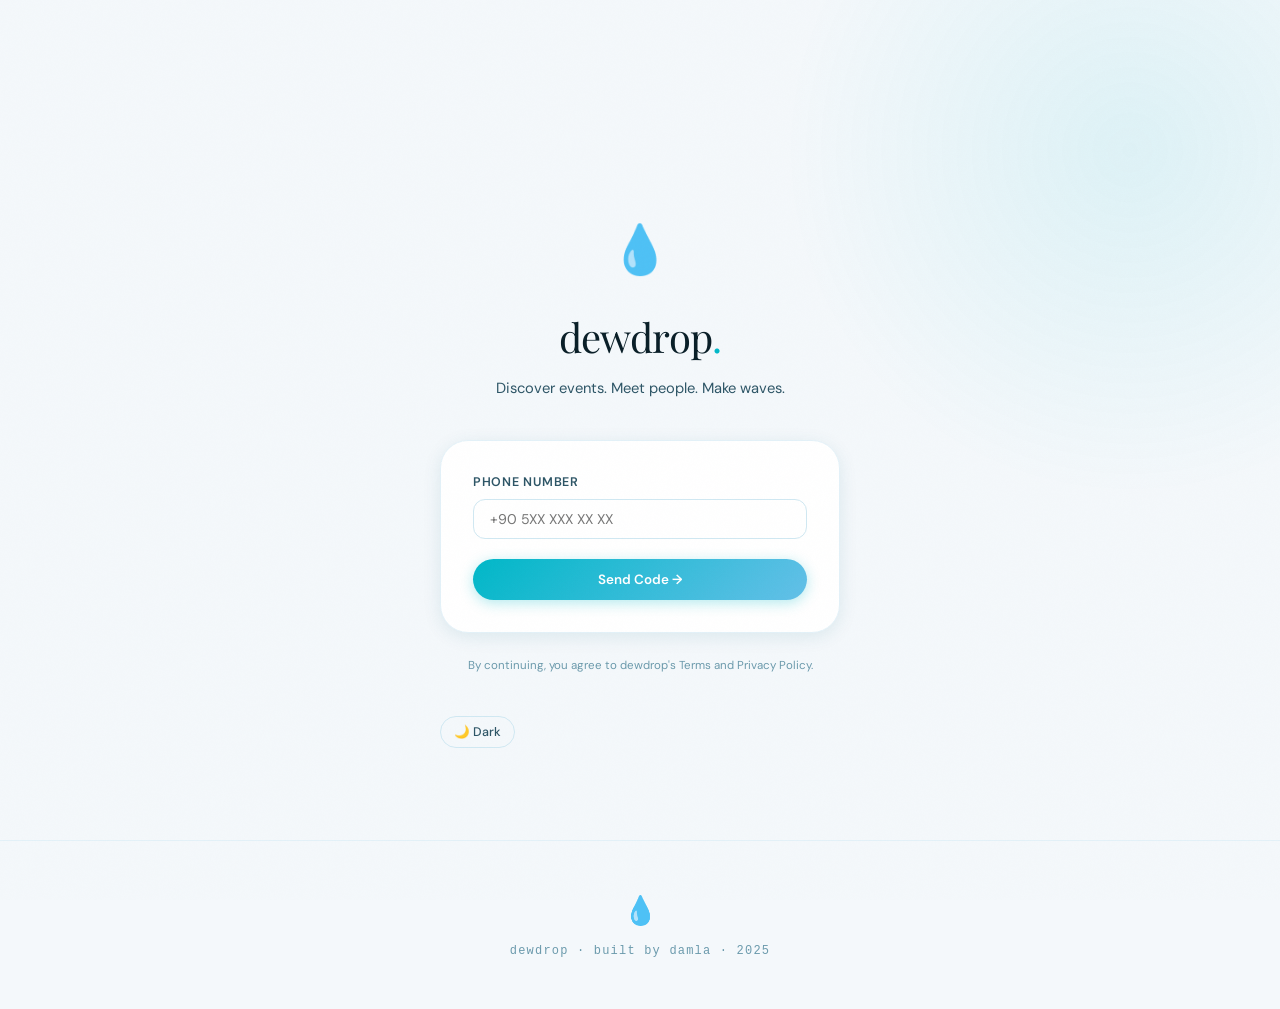
<file: dewdrop_mock/login.html>
<!DOCTYPE html>
<html lang="en" data-theme="light">
<head>
  <meta charset="UTF-8"><meta name="viewport" content="width=device-width, initial-scale=1.0">
  <title>dewdrop · login</title>
  <link href="https://fonts.googleapis.com/css2?family=Playfair+Display:ital,wght@0,400;0,600;1,400;1,600&family=DM+Sans:opsz,wght@9..40,300;9..40,400;9..40,500;9..40,600&display=swap" rel="stylesheet">
  <link rel="stylesheet" href="css/tokens.css"><link rel="stylesheet" href="css/layout.css"><link rel="stylesheet" href="css/components.css"><link rel="stylesheet" href="css/pages.css">
  <script src="js/theme.js"></script>
</head>
<body>

<!-- No navbar on login -->

<div class="page">
  <div class="login-container" style="animation:fadeUp .4s ease both">

    <div style="font-size:48px;margin-bottom:16px">💧</div>
    <div class="login-brand">dewdrop<em>.</em></div>
    <div class="login-sub">Discover events. Meet people. Make waves.</div>

    <div class="login-card">

      <!-- Step 1: Phone -->
      <div id="step-phone">
        <div class="form-group">
          <label class="form-label">Phone Number</label>
          <input class="form-input" type="tel" placeholder="+90 5XX XXX XX XX" id="phone-input">
        </div>
        <button class="btn-primary" style="width:100%;padding:12px" onclick="showOtp()">Send Code →</button>
      </div>

      <!-- Step 2: OTP (hidden) -->
      <div id="step-otp" style="display:none">
        <div style="font-size:.84rem;color:var(--tx2);margin-bottom:16px;text-align:center">
          We sent a code to <strong id="phone-display">+90 5XX</strong>
        </div>
        <div class="form-group">
          <label class="form-label">6-Digit Code</label>
          <input class="form-input" type="text" placeholder="000000" maxlength="6" style="text-align:center;font-size:1.4rem;letter-spacing:.5em;font-family:monospace">
        </div>
        <a href="index.html" class="btn-primary" style="width:100%;padding:12px;display:block;text-align:center">Verify & Enter →</a>
        <div style="text-align:center;margin-top:12px">
          <button onclick="showPhone()" style="background:none;border:none;font-size:.78rem;color:var(--accent);font-weight:500">← Change number</button>
        </div>
      </div>

    </div>

    <div style="margin-top:24px;font-size:.72rem;color:var(--tx3);text-align:center">
      By continuing, you agree to dewdrop's Terms and Privacy Policy.
    </div>

    <div style="margin-top:40px;text-align:center">
      <button class="nav-theme" id="theme-btn" onclick="toggleTheme()" style="font-size:.78rem">🌙 Dark</button>
    </div>

  </div>
</div>

<footer class="footer"><div class="footer-mark">💧</div><p class="footer-text">dewdrop · built by damla · 2025</p></footer>

<script>
function showOtp() {
  var phone = document.getElementById('phone-input').value || '+90 5XX XXX XX XX';
  document.getElementById('phone-display').textContent = phone;
  document.getElementById('step-phone').style.display = 'none';
  document.getElementById('step-otp').style.display = '';
}
function showPhone() {
  document.getElementById('step-phone').style.display = '';
  document.getElementById('step-otp').style.display = 'none';
}
</script>
<script src="js/interactions.js"></script>
</body></html>
</file>
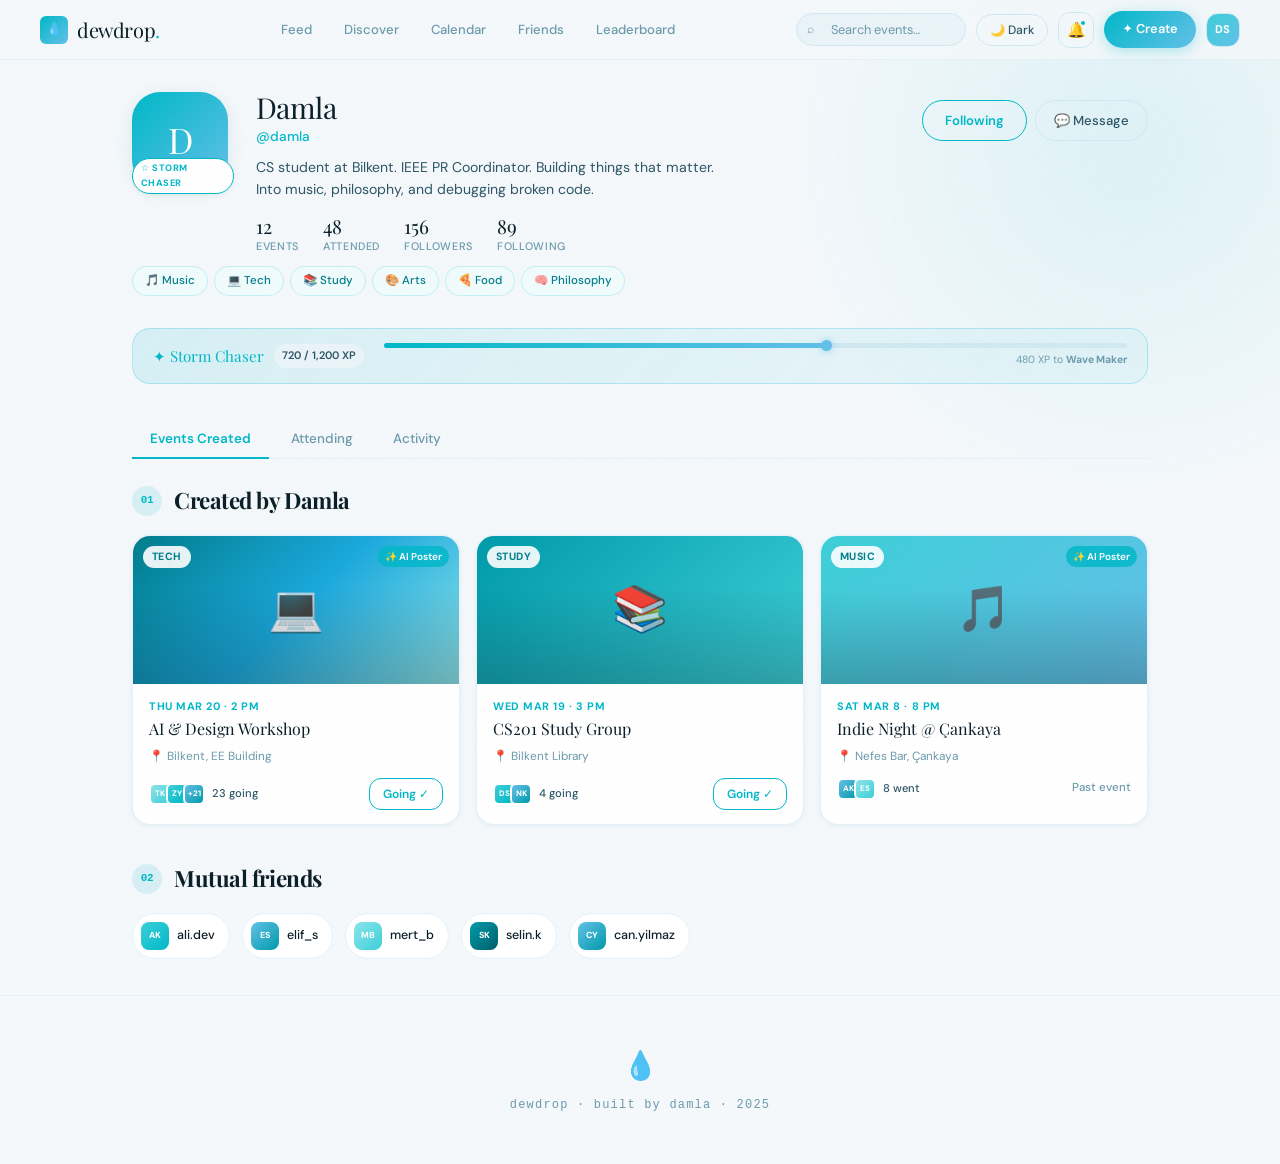
<file: dewdrop_mock/profile.html>
<!DOCTYPE html>
<html lang="en" data-theme="light">
<head>
  <meta charset="UTF-8">
  <meta name="viewport" content="width=device-width, initial-scale=1.0">
  <title>dewdrop · @damla</title>
  <link href="https://fonts.googleapis.com/css2?family=Playfair+Display:ital,wght@0,400;0,600;1,400;1,600&family=DM+Sans:opsz,wght@9..40,300;9..40,400;9..40,500;9..40,600&display=swap" rel="stylesheet">
  <link rel="stylesheet" href="css/tokens.css">
  <link rel="stylesheet" href="css/layout.css">
  <link rel="stylesheet" href="css/components.css">
  <link rel="stylesheet" href="css/pages.css">
  <script src="js/theme.js"></script>
</head>
<body>

<!-- ════ NAVBAR ════ -->
<header class="topnav">
  <a href="index.html" class="nav-brand"><div class="nav-brand-icon">💧</div><span class="nav-brand-text">dewdrop<em>.</em></span></a>
  <nav class="nav-links">
    <a href="index.html">Feed</a><a href="discover.html">Discover</a><a href="calendar.html">Calendar</a><a href="friends.html">Friends</a><a href="leaderboard.html">Leaderboard</a>
  </nav>
  <div class="nav-right">
    <div class="nav-search"><span class="nav-search-icon">⌕</span><input type="text" placeholder="Search events…"></div>
    <button class="nav-theme" id="theme-btn" onclick="toggleTheme()">🌙 Dark</button>
    <a href="notifications.html" class="nav-btn">🔔<span class="nav-dot"></span></a>
    <a href="create.html" class="nav-create">✦ Create</a>
    <a href="profile.html" class="nav-avatar">DS</a>
  </div>
</header>

<div class="page">

  <!-- Profile header -->
  <div class="profile-header" style="animation:fadeUp .4s ease both">
    <div class="profile-avatar">
      D
      <span class="profile-tier-badge">☆ STORM CHASER</span>
    </div>
    <div class="profile-info">
      <div class="profile-name">Damla</div>
      <div class="profile-handle">@damla</div>
      <div class="profile-bio">CS student at Bilkent. IEEE PR Coordinator. Building things that matter. Into music, philosophy, and debugging broken code.</div>
      <div class="profile-stats">
        <div><div class="stat-number">12</div><div class="stat-label">Events</div></div>
        <div><div class="stat-number">48</div><div class="stat-label">Attended</div></div>
        <div><div class="stat-number">156</div><div class="stat-label">Followers</div></div>
        <div><div class="stat-number">89</div><div class="stat-label">Following</div></div>
      </div>
    </div>
    <div class="profile-actions">
      <button class="btn-follow following">Following</button>
      <a href="messages.html" class="btn-msg">💬 Message</a>
    </div>
  </div>

  <!-- Interests -->
  <div class="tags-row" style="animation:fadeUp .4s ease both;animation-delay:.06s">
    <span class="tag">🎵 Music</span><span class="tag">💻 Tech</span><span class="tag">📚 Study</span>
    <span class="tag">🎨 Arts</span><span class="tag">🍕 Food</span><span class="tag">🧠 Philosophy</span>
  </div>

  <!-- XP card -->
  <div class="xp-strip" style="animation:fadeUp .4s ease both;animation-delay:.1s">
    <div class="xp-left">
      <span class="xp-tier">✦ Storm Chaser</span>
      <span class="xp-pts">720 / 1,200 XP</span>
    </div>
    <div class="xp-track-wrap">
      <div class="xp-track"><div class="xp-fill" style="width:60%"></div></div>
      <div class="xp-next">480 XP to <strong>Wave Maker</strong></div>
    </div>
  </div>

  <!-- Tabs -->
  <div class="tabs" style="animation:fadeUp .4s ease both;animation-delay:.14s">
    <button class="tab on" data-tab="events">Events Created</button>
    <button class="tab" data-tab="attending">Attending</button>
    <button class="tab" data-tab="activity">Activity</button>
  </div>

  <!-- Tab: Events -->
  <div data-tab-content="events">
    <div class="section-header"><h2 class="section-title"><span class="section-num">01</span> Created by Damla</h2></div>
    <div class="card-grid">
      <a href="event.html?id=tech" class="event-card">
        <div class="card-poster poster-tech">💻<span class="card-badge">Tech</span><span class="card-ai-badge">✨ AI Poster</span></div>
        <div class="card-body">
          <div class="card-date">Thu Mar 20 · 2 PM</div><div class="card-title">AI & Design Workshop</div>
          <div class="card-location">📍 Bilkent, EE Building</div>
          <div class="card-footer">
            <div style="display:flex;align-items:center"><div class="avatar-stack"><div class="stack-avatar av-3">TK</div><div class="stack-avatar av-1">ZY</div><div class="stack-avatar av-2">+21</div></div><span class="stack-count">23 going</span></div>
            <button class="btn-rsvp going">Going ✓</button>
          </div>
        </div>
      </a>
      <a href="event.html?id=study" class="event-card">
        <div class="card-poster poster-study">📚<span class="card-badge">Study</span></div>
        <div class="card-body">
          <div class="card-date">Wed Mar 19 · 3 PM</div><div class="card-title">CS201 Study Group</div>
          <div class="card-location">📍 Bilkent Library</div>
          <div class="card-footer">
            <div style="display:flex;align-items:center"><div class="avatar-stack"><div class="stack-avatar av-1">DS</div><div class="stack-avatar av-2">NK</div></div><span class="stack-count">4 going</span></div>
            <button class="btn-rsvp going">Going ✓</button>
          </div>
        </div>
      </a>
      <a href="event.html?id=indie" class="event-card">
        <div class="card-poster poster-music">🎵<span class="card-badge">Music</span><span class="card-ai-badge">✨ AI Poster</span></div>
        <div class="card-body">
          <div class="card-date">Sat Mar 8 · 8 PM</div><div class="card-title">Indie Night @ Çankaya</div>
          <div class="card-location">📍 Nefes Bar, Çankaya</div>
          <div class="card-footer">
            <div style="display:flex;align-items:center"><div class="avatar-stack"><div class="stack-avatar av-2">AK</div><div class="stack-avatar av-3">ES</div></div><span class="stack-count">8 went</span></div>
            <span style="font-size:.72rem;color:var(--tx3);font-weight:500">Past event</span>
          </div>
        </div>
      </a>
    </div>
  </div>

  <!-- Tab: Attending -->
  <div data-tab-content="attending" style="display:none">
    <div class="section-header"><h2 class="section-title"><span class="section-num">01</span> Going to</h2></div>
    <div class="card-grid">
      <a href="event.html?id=food" class="event-card">
        <div class="card-poster poster-food">🍕<span class="card-badge">Food</span></div>
        <div class="card-body">
          <div class="card-date">Tue Mar 18 · 12 PM</div><div class="card-title">Street Food Festival</div>
          <div class="card-location">📍 Ankara, Kızılay</div>
          <div class="card-footer">
            <div style="display:flex;align-items:center"><div class="avatar-stack"><div class="stack-avatar av-1">DS</div><div class="stack-avatar av-3">EK</div></div><span class="stack-count">8 going</span></div>
            <button class="btn-rsvp going">Going ✓</button>
          </div>
        </div>
      </a>
      <a href="event.html?id=bball" class="event-card">
        <div class="card-poster poster-sports">🏀<span class="card-badge">Sports</span></div>
        <div class="card-body">
          <div class="card-date">Sun Mar 16 · 10 AM</div><div class="card-title">3v3 Basketball Tournament</div>
          <div class="card-location">📍 Gençlik Parkı Courts</div>
          <div class="card-footer">
            <div style="display:flex;align-items:center"><div class="avatar-stack"><div class="stack-avatar av-3">TK</div><div class="stack-avatar av-1">+12</div></div><span class="stack-count">13 going</span></div>
            <button class="btn-rsvp going">Going ✓</button>
          </div>
        </div>
      </a>
    </div>
  </div>

  <!-- Tab: Activity -->
  <div data-tab-content="activity" style="display:none">
    <div class="section-header"><h2 class="section-title"><span class="section-num">01</span> Recent activity</h2></div>
    <div class="activity-list">
      <div class="activity-row"><div class="activity-icon">✦</div><div class="activity-text"><div class="activity-main">Created <strong>AI & Design Workshop</strong></div><div class="activity-time">2 hours ago</div></div><span class="activity-xp">+50 XP</span></div>
      <div class="activity-row"><div class="activity-icon">✓</div><div class="activity-text"><div class="activity-main">RSVP'd to <strong>Street Food Festival</strong></div><div class="activity-time">Yesterday</div></div><span class="activity-xp">+20 XP</span></div>
      <div class="activity-row"><div class="activity-icon">💬</div><div class="activity-text"><div class="activity-main">Commented on <strong>3v3 Basketball Tournament</strong></div><div class="activity-time">2 days ago</div></div><span class="activity-xp">+10 XP</span></div>
      <div class="activity-row"><div class="activity-icon">👥</div><div class="activity-text"><div class="activity-main">Started following <strong>ali.dev</strong></div><div class="activity-time">3 days ago</div></div></div>
      <div class="activity-row"><div class="activity-icon">🏆</div><div class="activity-text"><div class="activity-main">Attended <strong>Indie Night @ Çankaya</strong></div><div class="activity-time">4 days ago</div></div><span class="activity-xp">+30 XP</span></div>
      <div class="activity-row"><div class="activity-icon">⭐</div><div class="activity-text"><div class="activity-main">Reached <strong>Storm Chaser</strong> tier!</div><div class="activity-time">1 week ago</div></div><span class="activity-xp activity-milestone">Milestone</span></div>
    </div>
  </div>

  <!-- Mutual friends -->
  <div class="section-header"><h2 class="section-title"><span class="section-num">02</span> Mutual friends</h2></div>
  <div style="display:flex;gap:12px;flex-wrap:wrap;margin-bottom:36px">
    <a href="profile.html?u=ali" class="friend-chip"><div class="friend-avatar av-1">AK</div><span class="friend-name">ali.dev</span></a>
    <a href="profile.html?u=elif" class="friend-chip"><div class="friend-avatar av-2">ES</div><span class="friend-name">elif_s</span></a>
    <a href="profile.html?u=mert" class="friend-chip"><div class="friend-avatar av-3">MB</div><span class="friend-name">mert_b</span></a>
    <a href="profile.html?u=selin" class="friend-chip"><div class="friend-avatar av-4">SK</div><span class="friend-name">selin.k</span></a>
    <a href="profile.html?u=can" class="friend-chip"><div class="friend-avatar av-2">CY</div><span class="friend-name">can.yilmaz</span></a>
  </div>

</div>

<footer class="footer"><div class="footer-mark">💧</div><p class="footer-text">dewdrop · built by damla · 2025</p></footer>
<script src="js/interactions.js"></script>
</body>
</html>
</file>
<file: dewdrop_mock/css/tokens.css>
/* ════════════════════════════════════════════════════════════
   DEWDROP — DESIGN TOKENS
   Single source of truth for colors, type, space, motion
   ════════════════════════════════════════════════════════════ */

:root {
  /* Surfaces */
  --bg: #f4f8fb;
  --bg-alt: #eaf3f8;
  --surface: #ffffff;
  --surface-2: #f8fbfd;
  --border: #d0e8f2;
  --border-2: #e3f1f8;

  /* Teal spectrum */
  --t0: #f0fbfc;
  --t1: #cef3f6;
  --t2: #8de4ea;
  --t3: #3ccfd8;
  --t4: #00b8c8;
  --t5: #009aaa;
  --t6: #007d8c;
  --t7: #005f6b;

  /* Sky secondary */
  --s1: #b8dff5;
  --s2: #63c0e8;
  --s3: #1aa8dc;

  /* Text */
  --tx: #0a1f28;
  --tx2: #2d5566;
  --tx3: #6b9aac;
  --tx4: #a8c8d4;

  /* Semantic */
  --accent: var(--t4);
  --accent-dim: rgba(0, 184, 200, 0.12);
  --glow: 0 0 0 3px rgba(0, 184, 200, 0.18);

  /* Type */
  --serif: 'Playfair Display', Georgia, serif;
  --sans: 'DM Sans', system-ui, sans-serif;

  /* Radius */
  --r1: 6px;
  --r2: 12px;
  --r3: 18px;
  --r4: 28px;
  --rpill: 999px;

  /* Shadow */
  --sh1: 0 1px 4px rgba(0, 100, 120, 0.07);
  --sh2: 0 4px 18px rgba(0, 100, 120, 0.10);
  --sh3: 0 12px 48px rgba(0, 100, 120, 0.14);

  /* Motion */
  --ease: 0.22s cubic-bezier(0.4, 0, 0.2, 1);
  --spring: 0.38s cubic-bezier(0.34, 1.56, 0.64, 1);
}

/* ════ DARK MODE ════ */
[data-theme="dark"] {
  --bg: #060f14;
  --bg-alt: #0b1c26;
  --surface: #0e2232;
  --surface-2: #122a3e;
  --border: #1a3e54;
  --border-2: #142e42;
  --t0: #062028;
  --t1: #0a3040;
  --tx: #e2f2f8;
  --tx2: #7ab8cc;
  --tx3: #3d7f96;
  --tx4: #1e4e60;
  --accent: #00cce0;
  --accent-dim: rgba(0, 204, 224, 0.10);
  --glow: 0 0 0 3px rgba(0, 204, 224, 0.16);
  --sh1: 0 1px 4px rgba(0, 0, 0, 0.25);
  --sh2: 0 4px 18px rgba(0, 0, 0, 0.32);
  --sh3: 0 12px 48px rgba(0, 0, 0, 0.48);
}

/* ════ RESET ════ */
*, *::before, *::after { box-sizing: border-box; margin: 0; padding: 0; }
html { font-size: 16px; scroll-behavior: smooth; }

body {
  font-family: var(--sans);
  background: var(--bg);
  color: var(--tx);
  line-height: 1.6;
  transition: background var(--ease), color var(--ease);
  -webkit-font-smoothing: antialiased;
  overflow-x: hidden;
}

/* Grain overlay */
body::after {
  content: '';
  position: fixed; inset: 0;
  pointer-events: none; z-index: 9999;
  opacity: 0.018;
  background-image: url("data:image/svg+xml,%3Csvg xmlns='http://www.w3.org/2000/svg' width='300' height='300'%3E%3Cfilter id='n'%3E%3CfeTurbulence type='fractalNoise' baseFrequency='0.85' numOctaves='4' stitchTiles='stitch'/%3E%3C/filter%3E%3Crect width='300' height='300' filter='url(%23n)'/%3E%3C/svg%3E");
}

/* Radial glow */
body::before {
  content: '';
  position: fixed; top: -200px; right: -200px;
  width: 700px; height: 700px;
  background: radial-gradient(circle, rgba(0, 184, 200, 0.09) 0%, transparent 70%);
  pointer-events: none; z-index: 0;
}
[data-theme="dark"] body::before {
  background: radial-gradient(circle, rgba(0, 204, 224, 0.05) 0%, transparent 70%);
}

a { text-decoration: none; color: inherit; cursor: pointer; }
button { cursor: pointer; font-family: var(--sans); }

::-webkit-scrollbar { width: 4px; }
::-webkit-scrollbar-track { background: transparent; }
::-webkit-scrollbar-thumb { background: var(--border); border-radius: 4px; }
::-webkit-scrollbar-thumb:hover { background: var(--t3); }

@keyframes fadeUp {
  from { opacity: 0; transform: translateY(14px); }
  to { opacity: 1; transform: translateY(0); }
}
</file>
<file: dewdrop_mock/css/layout.css>
/* ════════════════════════════════════════════════════════════
   DEWDROP — LAYOUT
   Navbar, footer, page container
   ════════════════════════════════════════════════════════════ */

/* Page container */
.page {
  position: relative;
  z-index: 1;
  max-width: 1080px;
  margin: 0 auto;
  padding: 0 32px;
  padding-top: 92px;
  min-height: calc(100vh - 80px);
}

/* ════ NAVBAR ════ */
.topnav {
  position: fixed; top: 0; left: 0; right: 0;
  z-index: 100; height: 60px;
  display: flex; align-items: center; justify-content: space-between;
  padding: 0 40px;
  background: rgba(244, 248, 251, 0.82);
  backdrop-filter: blur(18px);
  -webkit-backdrop-filter: blur(18px);
  border-bottom: 1px solid var(--border-2);
  transition: background var(--ease);
}
[data-theme="dark"] .topnav { background: rgba(6, 15, 20, 0.84); }

/* Brand */
.nav-brand {
  display: flex; align-items: center; gap: 9px;
}
.nav-brand-icon {
  width: 28px; height: 28px;
  border-radius: var(--r1);
  background: linear-gradient(135deg, var(--t4), var(--s2));
  display: flex; align-items: center; justify-content: center;
  font-size: 13px; color: #fff;
}
.nav-brand-text {
  font-family: var(--serif);
  font-size: 1.25rem;
  letter-spacing: -0.02em;
  color: var(--tx);
}
.nav-brand-text em { font-style: normal; color: var(--accent); }

/* Nav links */
.nav-links { display: flex; gap: 4px; }
.nav-links a {
  font-size: 0.82rem; font-weight: 500;
  color: var(--tx3);
  padding: 6px 14px;
  border-radius: var(--rpill);
  transition: all var(--ease);
}
.nav-links a:hover { color: var(--tx); background: var(--bg-alt); }
.nav-links a.on { color: var(--accent); background: var(--accent-dim); }

/* Nav right */
.nav-right { display: flex; align-items: center; gap: 10px; }

.nav-search { position: relative; }
.nav-search input {
  width: 170px;
  padding: 7px 16px 7px 34px;
  border-radius: var(--rpill);
  border: 1px solid var(--border);
  background: var(--bg-alt);
  font-family: var(--sans);
  font-size: 0.8rem;
  color: var(--tx);
  outline: none;
  transition: all var(--ease);
}
.nav-search input::placeholder { color: var(--tx3); }
.nav-search input:focus {
  border-color: var(--accent);
  box-shadow: var(--glow);
  background: var(--surface);
}
.nav-search-icon {
  position: absolute; left: 11px; top: 50%;
  transform: translateY(-50%);
  color: var(--tx3); font-size: 12px;
  pointer-events: none;
}

.nav-btn {
  width: 36px; height: 36px;
  border-radius: var(--r2);
  border: 1px solid var(--border);
  background: transparent;
  display: flex; align-items: center; justify-content: center;
  color: var(--tx2); font-size: 15px;
  transition: all var(--ease);
  position: relative;
}
.nav-btn:hover {
  background: var(--accent-dim);
  border-color: var(--accent);
  color: var(--accent);
}
.nav-dot {
  position: absolute; top: 7px; right: 7px;
  width: 6px; height: 6px;
  border-radius: 50%;
  background: var(--accent);
  border: 1.5px solid var(--surface);
}

.nav-theme {
  display: flex; align-items: center; gap: 5px;
  padding: 7px 13px;
  border-radius: var(--rpill);
  border: 1px solid var(--border);
  background: transparent;
  font-size: 0.76rem; font-weight: 500;
  color: var(--tx2);
  transition: all var(--ease);
}
.nav-theme:hover {
  border-color: var(--accent);
  color: var(--accent);
  background: var(--accent-dim);
}

.nav-create {
  padding: 8px 18px;
  background: linear-gradient(135deg, var(--t4), var(--s2));
  border: none;
  border-radius: var(--rpill);
  font-size: 0.8rem; font-weight: 600;
  color: #fff;
  display: flex; align-items: center; gap: 6px;
  box-shadow: 0 3px 14px rgba(0, 184, 200, 0.30);
  transition: all var(--spring);
}
.nav-create:hover {
  transform: translateY(-1px);
  box-shadow: 0 5px 18px rgba(0, 184, 200, 0.42);
}

.nav-avatar {
  width: 34px; height: 34px;
  border-radius: var(--r2);
  background: linear-gradient(135deg, var(--t3), var(--s2));
  display: flex; align-items: center; justify-content: center;
  font-size: 0.7rem; font-weight: 700;
  color: #fff;
  border: 1.5px solid var(--border);
  transition: transform var(--spring);
}
.nav-avatar:hover {
  transform: scale(1.08);
  box-shadow: var(--glow);
}

/* ════ FOOTER ════ */
.footer {
  text-align: center;
  padding: 48px 24px;
  border-top: 1px solid var(--border-2);
  margin-top: 20px;
}
.footer-mark { font-size: 28px; margin-bottom: 8px; }
.footer-text {
  font-family: monospace;
  font-size: 12px;
  color: var(--tx3);
  letter-spacing: 0.1em;
}

/* ════ RESPONSIVE ════ */
@media (max-width: 768px) {
  .topnav { padding: 0 16px; }
  .nav-links { display: none; }
  .nav-search input { width: 120px; }
  .page { padding: 0 16px; padding-top: 80px; }
}
</file>
<file: dewdrop_mock/css/components.css>
/* ════════════════════════════════════════════════════════════
   DEWDROP — COMPONENTS
   Reusable UI pieces shared across pages
   ════════════════════════════════════════════════════════════ */

/* ════ HERO EYEBROW ════ */
.hero-eyebrow {
  font-size: 0.68rem; font-weight: 600;
  letter-spacing: 0.2em; text-transform: uppercase;
  color: var(--accent); margin-bottom: 12px;
}

/* ════ SECTION HEADER ════ */
.section-header {
  display: flex; align-items: baseline;
  justify-content: space-between;
  margin-bottom: 16px;
}
.section-title {
  font-family: var(--serif);
  font-size: 1.4rem;
  letter-spacing: -0.02em;
  color: var(--tx);
  display: flex; align-items: center; gap: 12px;
}
.section-num {
  font-family: monospace; font-size: 11px;
  color: var(--accent);
  background: var(--accent-dim);
  width: 30px; height: 30px;
  border-radius: 50%;
  display: inline-flex; align-items: center; justify-content: center;
  font-weight: bold; flex-shrink: 0;
}
.section-link {
  font-size: 0.78rem; color: var(--accent); font-weight: 500;
}
.section-link:hover { opacity: 0.7; }

/* ════ FILTER PILLS ════ */
.pills { display: flex; flex-wrap: wrap; gap: 7px; margin-bottom: 22px; }
.pill {
  display: flex; align-items: center; gap: 5px;
  padding: 7px 14px;
  border-radius: var(--rpill);
  border: 1px solid var(--border);
  background: var(--surface);
  font-size: 0.78rem; font-weight: 500;
  color: var(--tx2);
  transition: all var(--ease);
}
.pill:hover {
  border-color: var(--accent);
  color: var(--accent);
  background: var(--accent-dim);
}
.pill.on {
  background: linear-gradient(135deg, var(--t4), var(--s2));
  border-color: transparent;
  color: #fff;
  box-shadow: 0 2px 8px rgba(0, 184, 200, 0.28);
}

/* ════ EVENT CARDS ════ */
.card-grid {
  display: grid;
  grid-template-columns: repeat(auto-fill, minmax(280px, 1fr));
  gap: 16px;
  margin-bottom: 36px;
}

.event-card {
  background: var(--surface);
  border: 1px solid var(--border-2);
  border-radius: var(--r3);
  overflow: hidden;
  transition: all var(--spring);
  box-shadow: var(--sh1);
  display: block;
}
.event-card:hover {
  transform: translateY(-4px);
  box-shadow: var(--sh3);
  border-color: var(--accent);
}

.card-poster {
  height: 148px; position: relative; overflow: hidden;
  display: flex; align-items: center; justify-content: center;
  font-size: 2.8rem;
}
.card-poster::after {
  content: ''; position: absolute; inset: 0;
  background: linear-gradient(to bottom, transparent 35%, rgba(0, 0, 0, 0.22));
}
/* Category gradients */
.poster-music   { background: linear-gradient(135deg, var(--t3), var(--s2)); }
.poster-study   { background: linear-gradient(135deg, var(--t5), var(--t3)); }
.poster-sports  { background: linear-gradient(135deg, var(--t7), var(--t4) 60%, var(--s2)); }
.poster-food    { background: linear-gradient(135deg, var(--s2), var(--t4) 60%, var(--t6)); }
.poster-tech    { background: linear-gradient(135deg, var(--t6), var(--s3) 50%, var(--t2)); }
.poster-arts    { background: linear-gradient(135deg, var(--t4), var(--t2) 40%, var(--s1)); }
.poster-outdoor { background: linear-gradient(135deg, var(--t3), var(--t5) 50%, var(--s2)); }

.card-badge {
  position: absolute; top: 10px; left: 10px; z-index: 1;
  background: rgba(255, 255, 255, 0.90);
  backdrop-filter: blur(8px);
  padding: 3px 9px; border-radius: var(--rpill);
  font-size: 0.66rem; font-weight: 700;
  color: var(--t6); text-transform: uppercase;
  letter-spacing: 0.04em;
}
.card-ai-badge {
  position: absolute; top: 10px; right: 10px; z-index: 1;
  background: rgba(0, 184, 200, 0.82);
  backdrop-filter: blur(8px);
  padding: 3px 7px; border-radius: var(--rpill);
  font-size: 0.62rem; font-weight: 600; color: #fff;
}

.card-body { padding: 14px 16px; }
.card-date {
  font-size: 0.68rem; font-weight: 700;
  color: var(--accent); text-transform: uppercase;
  letter-spacing: 0.05em; margin-bottom: 4px;
}
.card-title {
  font-family: var(--serif); font-size: 1rem;
  line-height: 1.3; color: var(--tx);
  margin-bottom: 7px;
}
.card-location {
  font-size: 0.74rem; color: var(--tx3);
  margin-bottom: 12px;
}
.card-footer {
  display: flex; align-items: center;
  justify-content: space-between;
}

/* Avatar stack */
.avatar-stack { display: flex; }
.stack-avatar {
  width: 22px; height: 22px;
  border-radius: 6px;
  border: 2px solid var(--surface);
  font-size: 0.5rem; font-weight: 800;
  color: #fff;
  display: flex; align-items: center; justify-content: center;
}
.stack-avatar:not(:first-child) { margin-left: -5px; }
.stack-count {
  font-size: 0.7rem; color: var(--tx2);
  font-weight: 500; margin-left: 7px;
}

/* Gradient avatar backgrounds */
.av-1 { background: linear-gradient(135deg, var(--t3), var(--t4)); }
.av-2 { background: linear-gradient(135deg, var(--s2), var(--t5)); }
.av-3 { background: linear-gradient(135deg, var(--t2), var(--t3)); }
.av-4 { background: linear-gradient(135deg, var(--t5), var(--t7)); }

/* ════ BUTTONS ════ */
.btn-rsvp {
  padding: 7px 13px;
  background: linear-gradient(135deg, var(--t4), var(--s2));
  border: none; border-radius: var(--r2);
  font-size: 0.75rem; font-weight: 600;
  color: #fff;
  transition: all var(--spring);
  box-shadow: 0 2px 8px rgba(0, 184, 200, 0.28);
}
.btn-rsvp:hover {
  transform: scale(1.05);
  box-shadow: 0 4px 14px rgba(0, 184, 200, 0.42);
}
.btn-rsvp.going {
  background: transparent;
  border: 1.5px solid var(--accent);
  color: var(--accent);
  box-shadow: none;
}
.btn-rsvp.going:hover { background: var(--accent-dim); }

.btn-primary {
  padding: 10px 24px;
  background: linear-gradient(135deg, var(--t4), var(--s2));
  border: none; border-radius: var(--rpill);
  font-size: 0.84rem; font-weight: 600;
  color: #fff;
  box-shadow: 0 3px 14px rgba(0, 184, 200, 0.30);
  transition: all var(--spring);
}
.btn-primary:hover {
  transform: translateY(-1px);
  box-shadow: 0 5px 18px rgba(0, 184, 200, 0.42);
}

.btn-outline {
  padding: 10px 24px;
  border: 1.5px solid var(--border);
  border-radius: var(--rpill);
  background: transparent;
  font-size: 0.84rem; font-weight: 500;
  color: var(--tx2);
  transition: all var(--ease);
}
.btn-outline:hover {
  border-color: var(--accent);
  color: var(--accent);
  background: var(--accent-dim);
}

/* ════ FEATURED BANNER ════ */
.featured-banner {
  background: linear-gradient(120deg, var(--t4), var(--s3) 55%, var(--t3));
  border-radius: var(--r4);
  padding: 26px 30px;
  display: flex; align-items: center; justify-content: space-between;
  margin-bottom: 32px;
  overflow: hidden; position: relative;
}
.featured-banner::before {
  content: '';
  position: absolute; right: -50px; top: -50px;
  width: 180px; height: 180px; border-radius: 50%;
  background: rgba(255, 255, 255, 0.06);
}
.featured-banner::after {
  content: '';
  position: absolute; right: 40px; bottom: -70px;
  width: 150px; height: 150px; border-radius: 50%;
  background: rgba(255, 255, 255, 0.04);
}
.banner-copy { position: relative; z-index: 1; }
.banner-label {
  font-size: 0.68rem; font-weight: 600;
  letter-spacing: 0.12em; text-transform: uppercase;
  color: rgba(255, 255, 255, 0.65); margin-bottom: 5px;
}
.banner-title {
  font-family: var(--serif); font-size: 1.65rem;
  color: #fff; line-height: 1.2;
  letter-spacing: -0.02em; margin-bottom: 6px;
}
.banner-title em { font-style: italic; }
.banner-meta { font-size: 0.82rem; color: rgba(255, 255, 255, 0.75); }
.banner-actions { display: flex; gap: 9px; position: relative; z-index: 1; }
.btn-white {
  padding: 10px 20px; border: none;
  background: rgba(255, 255, 255, 0.96);
  border-radius: var(--r2);
  font-size: 0.82rem; font-weight: 600;
  color: var(--t6);
  box-shadow: 0 2px 12px rgba(0, 0, 0, 0.10);
  transition: all var(--spring);
}
.btn-white:hover { transform: scale(1.04); }
.btn-white-ghost {
  padding: 10px 20px;
  border: 1.5px solid rgba(255, 255, 255, 0.35);
  border-radius: var(--r2);
  background: rgba(255, 255, 255, 0.12);
  backdrop-filter: blur(10px);
  font-size: 0.82rem; font-weight: 500; color: #fff;
  transition: all var(--ease);
}
.btn-white-ghost:hover { background: rgba(255, 255, 255, 0.22); }

/* ════ XP STRIP ════ */
.xp-strip {
  background: linear-gradient(135deg, var(--accent-dim), rgba(0, 184, 200, 0.04));
  border: 1px solid rgba(0, 184, 200, 0.22);
  border-radius: var(--r3);
  padding: 14px 20px;
  display: flex; align-items: center; gap: 20px;
  margin-bottom: 36px;
}
.xp-left { display: flex; align-items: center; gap: 10px; flex-shrink: 0; }
.xp-tier { font-family: var(--serif); font-size: 0.95rem; color: var(--accent); }
.xp-pts {
  font-size: 0.68rem; font-weight: 600;
  color: var(--tx2);
  background: var(--bg-alt);
  padding: 3px 8px; border-radius: var(--rpill);
}
.xp-track-wrap { flex: 1; }
.xp-track {
  height: 5px; background: var(--border);
  border-radius: 3px; overflow: visible;
  margin-bottom: 4px;
}
.xp-fill {
  height: 100%; border-radius: 3px;
  position: relative;
  background: linear-gradient(90deg, var(--t4), var(--s2));
}
.xp-fill::after {
  content: ''; position: absolute; right: -2px; top: -3px;
  width: 11px; height: 11px; border-radius: 50%;
  background: var(--s2);
  box-shadow: 0 0 8px rgba(99, 192, 232, 0.7);
}
.xp-next {
  font-size: 0.65rem; color: var(--tx3); text-align: right;
}

/* ════ LEADERBOARD ROW ════ */
.lb-list { display: flex; flex-direction: column; gap: 4px; margin-bottom: 36px; }
.lb-row {
  display: flex; align-items: center; gap: 10px;
  padding: 10px 14px;
  border-radius: var(--r2);
  background: var(--surface);
  border: 1px solid var(--border-2);
  transition: all var(--ease);
}
.lb-row:hover { background: var(--bg-alt); border-color: var(--border); }
.lb-rank {
  font-size: 0.72rem; font-weight: 700;
  width: 16px; text-align: center; color: var(--tx3);
}
.lb-rank.gold { color: #f5c518; }
.lb-rank.silver { color: #aab8c2; }
.lb-rank.bronze { color: #c49540; }
.lb-avatar {
  width: 30px; height: 30px;
  border-radius: 8px;
  display: flex; align-items: center; justify-content: center;
  font-size: 0.62rem; font-weight: 800;
  color: #fff; flex-shrink: 0;
}
.lb-info { flex: 1; }
.lb-name { font-size: 0.8rem; font-weight: 500; color: var(--tx); }
.lb-tier-text { font-size: 0.67rem; color: var(--tx3); }
.lb-xp {
  font-family: monospace;
  font-size: 0.72rem; font-weight: 700;
  color: var(--accent);
}
.lb-bar-wrap {
  width: 44px; height: 3px;
  background: var(--border);
  border-radius: 2px; overflow: hidden;
}
.lb-bar {
  height: 100%;
  background: linear-gradient(90deg, var(--t4), var(--s2));
}

/* ════ INTEREST TAG ════ */
.tag {
  padding: 5px 12px;
  border-radius: var(--rpill);
  background: var(--t0);
  border: 1px solid rgba(0, 184, 200, 0.18);
  font-size: 0.72rem; font-weight: 500;
  color: var(--t6);
  display: inline-block;
}
[data-theme="dark"] .tag {
  background: rgba(0, 184, 200, 0.08);
  border-color: rgba(0, 204, 224, 0.15);
  color: var(--tx2);
}

/* ════ TABS ════ */
.tabs {
  display: flex; gap: 4px;
  border-bottom: 1px solid var(--border-2);
  margin-bottom: 24px;
}
.tab {
  padding: 10px 18px;
  font-size: 0.84rem; font-weight: 500;
  color: var(--tx3);
  background: transparent;
  border: none;
  border-bottom: 2px solid transparent;
  margin-bottom: -1px;
  transition: all var(--ease);
}
.tab:hover { color: var(--tx); }
.tab.on {
  color: var(--accent);
  border-bottom-color: var(--accent);
  font-weight: 600;
}

/* ════ FORM INPUTS ════ */
.form-group { margin-bottom: 20px; }
.form-label {
  display: block;
  font-size: 0.78rem; font-weight: 600;
  color: var(--tx2); margin-bottom: 6px;
  text-transform: uppercase;
  letter-spacing: 0.06em;
}
.form-input, .form-textarea, .form-select {
  width: 100%;
  padding: 10px 16px;
  border: 1px solid var(--border);
  border-radius: var(--r2);
  background: var(--surface);
  font-family: var(--sans);
  font-size: 0.88rem;
  color: var(--tx);
  outline: none;
  transition: all var(--ease);
}
.form-input:focus, .form-textarea:focus, .form-select:focus {
  border-color: var(--accent);
  box-shadow: var(--glow);
}
.form-textarea { min-height: 120px; resize: vertical; }
.form-row { display: grid; grid-template-columns: 1fr 1fr; gap: 16px; }

/* ════ RESPONSIVE ════ */
@media (max-width: 768px) {
  .card-grid { grid-template-columns: 1fr; }
  .featured-banner { flex-direction: column; gap: 16px; text-align: center; padding: 22px; }
  .banner-actions { justify-content: center; }
  .xp-strip { flex-direction: column; gap: 12px; }
  .form-row { grid-template-columns: 1fr; }
}
</file>
<file: dewdrop_mock/css/pages.css>
/* ════════════════════════════════════════════════════════════
   DEWDROP — PAGE-SPECIFIC STYLES
   ════════════════════════════════════════════════════════════ */

/* ════ PROFILE ════ */
.profile-header {
  display: flex; align-items: flex-start;
  gap: 28px; margin-bottom: 10px;
}
.profile-avatar {
  width: 96px; height: 96px;
  border-radius: var(--r4);
  background: linear-gradient(135deg, var(--t4), var(--s2));
  display: flex; align-items: center; justify-content: center;
  font-family: var(--serif);
  font-size: 2.2rem; color: #fff;
  flex-shrink: 0;
  box-shadow: var(--sh2);
  position: relative;
}
.profile-tier-badge {
  position: absolute; bottom: -6px; right: -6px;
  background: var(--surface);
  border: 1.5px solid var(--accent);
  border-radius: var(--rpill);
  padding: 2px 8px;
  font-family: var(--sans);
  font-size: 0.58rem; font-weight: 700;
  color: var(--accent);
  letter-spacing: 0.05em;
  box-shadow: var(--sh1);
}
.profile-info { flex: 1; }
.profile-name {
  font-family: var(--serif);
  font-size: 1.8rem; line-height: 1.1;
  letter-spacing: -0.02em;
  margin-bottom: 2px;
}
.profile-handle {
  font-size: 0.85rem; color: var(--accent);
  font-weight: 500; margin-bottom: 10px;
}
.profile-bio {
  font-size: 0.88rem; color: var(--tx2);
  max-width: 480px; line-height: 1.55;
  margin-bottom: 16px;
}
.profile-stats { display: flex; gap: 24px; }
.stat-number {
  font-family: var(--serif);
  font-size: 1.2rem; color: var(--tx); line-height: 1;
}
.stat-label {
  font-size: 0.68rem; color: var(--tx3);
  font-weight: 500; text-transform: uppercase;
  letter-spacing: 0.06em; margin-top: 2px;
}
.profile-actions {
  display: flex; gap: 8px;
  flex-shrink: 0; padding-top: 8px;
}
.btn-follow {
  padding: 9px 22px;
  border-radius: var(--rpill);
  font-size: 0.82rem; font-weight: 600;
  transition: all var(--spring);
}
.btn-follow.following {
  background: transparent;
  border: 1.5px solid var(--accent);
  color: var(--accent); box-shadow: none;
}
.btn-follow:not(.following) {
  background: linear-gradient(135deg, var(--t4), var(--s2));
  border: none; color: #fff;
  box-shadow: 0 2px 10px rgba(0, 184, 200, 0.28);
}
.btn-msg {
  padding: 9px 18px;
  border: 1.5px solid var(--border);
  border-radius: var(--rpill);
  background: transparent;
  font-size: 0.82rem; font-weight: 500;
  color: var(--tx2);
  transition: all var(--ease);
}
.btn-msg:hover {
  border-color: var(--accent);
  color: var(--accent);
  background: var(--accent-dim);
}
.tags-row { display: flex; flex-wrap: wrap; gap: 6px; margin-bottom: 32px; }

/* ════ EVENT DETAIL ════ */
.event-poster {
  height: 280px;
  border-radius: var(--r4);
  overflow: hidden;
  display: flex; align-items: center; justify-content: center;
  font-size: 5rem;
  position: relative;
  margin-bottom: 28px;
}
.event-poster::after {
  content: ''; position: absolute; inset: 0;
  background: linear-gradient(to bottom, transparent 40%, rgba(0, 0, 0, 0.35));
}
.event-poster .card-badge { top: 16px; left: 16px; padding: 4px 12px; font-size: 0.72rem; }
.event-poster .card-ai-badge { top: 16px; right: 16px; padding: 4px 10px; font-size: 0.68rem; }
.event-content { max-width: 720px; }
.event-meta-date {
  font-size: 0.72rem; font-weight: 700;
  color: var(--accent); text-transform: uppercase;
  letter-spacing: 0.05em; margin-bottom: 6px;
}
.event-title {
  font-family: var(--serif);
  font-size: 2rem; line-height: 1.15;
  letter-spacing: -0.02em;
  margin-bottom: 12px;
}
.event-location {
  font-size: 0.88rem; color: var(--tx3);
  margin-bottom: 20px;
}
.event-description {
  font-size: 0.92rem; color: var(--tx2);
  line-height: 1.7; margin-bottom: 28px;
}
.event-creator {
  display: flex; align-items: center;
  gap: 12px; margin-bottom: 28px;
}
.event-creator-avatar {
  width: 40px; height: 40px;
  border-radius: var(--r2);
  background: linear-gradient(135deg, var(--t3), var(--s2));
  display: flex; align-items: center; justify-content: center;
  font-size: 0.75rem; font-weight: 700; color: #fff;
}
.event-actions { display: flex; gap: 10px; margin-bottom: 36px; }
.attendee-chips {
  display: flex; gap: 10px; flex-wrap: wrap;
  margin-bottom: 36px;
}
.attendee-chip {
  display: flex; align-items: center; gap: 8px;
  padding: 6px 12px 6px 6px;
  background: var(--surface);
  border: 1px solid var(--border-2);
  border-radius: var(--rpill);
  transition: all var(--ease);
}
.attendee-chip:hover { border-color: var(--accent); }
.chip-avatar {
  width: 26px; height: 26px;
  border-radius: 7px;
  display: flex; align-items: center; justify-content: center;
  font-size: 0.5rem; font-weight: 800; color: #fff;
}
.chip-name { font-size: 0.76rem; font-weight: 500; color: var(--tx); }

/* Comments */
.comment-box {
  border: 1px solid var(--border-2);
  border-radius: var(--r3);
  padding: 16px;
  margin-bottom: 16px;
}
.comment-header {
  display: flex; align-items: center; gap: 10px;
  margin-bottom: 8px;
}
.comment-avatar {
  width: 28px; height: 28px;
  border-radius: 7px;
  display: flex; align-items: center; justify-content: center;
  font-size: 0.5rem; font-weight: 800; color: #fff;
}
.comment-author { font-size: 0.82rem; font-weight: 500; color: var(--tx); }
.comment-time { font-size: 0.68rem; color: var(--tx3); }
.comment-text { font-size: 0.86rem; color: var(--tx2); line-height: 1.5; }

/* ════ ACTIVITY ROW ════ */
.activity-list { display: flex; flex-direction: column; gap: 2px; margin-bottom: 36px; }
.activity-row {
  display: flex; align-items: center; gap: 14px;
  padding: 12px 16px;
  border-radius: var(--r2);
  transition: background var(--ease);
}
.activity-row:hover { background: var(--bg-alt); }
.activity-icon {
  width: 36px; height: 36px;
  border-radius: var(--r2);
  background: var(--t0);
  border: 1px solid rgba(0, 184, 200, 0.18);
  display: flex; align-items: center; justify-content: center;
  font-size: 16px; flex-shrink: 0;
}
.activity-text { flex: 1; }
.activity-main { font-size: 0.84rem; color: var(--tx); }
.activity-time { font-size: 0.68rem; color: var(--tx3); }
.activity-xp {
  font-family: monospace;
  font-size: 0.72rem; font-weight: 700;
  color: var(--accent);
  background: var(--accent-dim);
  padding: 3px 8px; border-radius: var(--rpill);
}
.activity-milestone {
  background: linear-gradient(135deg, var(--t4), var(--s2));
  color: #fff;
}

/* ════ MESSAGES ════ */
.msg-layout {
  display: grid;
  grid-template-columns: 280px 1fr;
  min-height: calc(100vh - 180px);
  border: 1px solid var(--border-2);
  border-radius: var(--r3);
  overflow: hidden; margin-bottom: 36px;
}
.msg-sidebar {
  background: var(--surface);
  border-right: 1px solid var(--border-2);
  overflow-y: auto;
}
.msg-item {
  display: flex; align-items: center; gap: 10px;
  padding: 14px 16px;
  border-bottom: 1px solid var(--border-2);
  transition: background var(--ease);
  cursor: pointer;
}
.msg-item:hover, .msg-item.on { background: var(--accent-dim); }
.msg-item-avatar {
  width: 36px; height: 36px;
  border-radius: var(--r2);
  display: flex; align-items: center; justify-content: center;
  font-size: 0.65rem; font-weight: 800; color: #fff;
  flex-shrink: 0;
}
.msg-preview { flex: 1; overflow: hidden; }
.msg-name { font-size: 0.84rem; font-weight: 500; color: var(--tx); }
.msg-last {
  font-size: 0.72rem; color: var(--tx3);
  white-space: nowrap; overflow: hidden; text-overflow: ellipsis;
}
.msg-unread {
  width: 8px; height: 8px;
  border-radius: 50%;
  background: var(--accent);
  flex-shrink: 0;
}
.msg-chat {
  display: flex; flex-direction: column;
  background: var(--bg-alt);
}
.msg-chat-header {
  padding: 14px 20px;
  border-bottom: 1px solid var(--border-2);
  background: var(--surface);
  font-size: 0.88rem; font-weight: 500;
}
.msg-messages {
  flex: 1; padding: 20px;
  overflow-y: auto;
  display: flex; flex-direction: column; gap: 10px;
}
.bubble {
  max-width: 70%;
  padding: 10px 14px;
  border-radius: var(--r3);
  font-size: 0.84rem; line-height: 1.5;
}
.bubble.sent {
  background: linear-gradient(135deg, var(--t4), var(--s2));
  color: #fff; align-self: flex-end;
  border-bottom-right-radius: var(--r1);
}
.bubble.received {
  background: var(--surface);
  color: var(--tx);
  border-bottom-left-radius: var(--r1);
}
.msg-input-bar {
  display: flex; gap: 10px;
  padding: 14px 20px;
  border-top: 1px solid var(--border-2);
  background: var(--surface);
}
.msg-input-bar input {
  flex: 1;
  padding: 10px 16px;
  border: 1px solid var(--border);
  border-radius: var(--rpill);
  background: var(--bg-alt);
  font-family: var(--sans);
  font-size: 0.84rem; color: var(--tx);
  outline: none;
}
.msg-input-bar input:focus { border-color: var(--accent); }

/* ════ LOGIN ════ */
.login-container {
  max-width: 400px;
  margin: 0 auto;
  padding-top: 120px;
  text-align: center;
}
.login-brand {
  font-family: var(--serif);
  font-size: 2.5rem;
  letter-spacing: -0.02em;
  margin-bottom: 8px;
}
.login-brand em { font-style: normal; color: var(--accent); }
.login-sub {
  font-size: 0.92rem; color: var(--tx2);
  margin-bottom: 40px;
}
.login-card {
  background: var(--surface);
  border: 1px solid var(--border-2);
  border-radius: var(--r4);
  padding: 32px;
  box-shadow: var(--sh2);
  text-align: left;
}

/* ════ CALENDAR ════ */
.cal-grid {
  display: grid;
  grid-template-columns: repeat(7, 1fr);
  gap: 2px;
  margin-bottom: 36px;
}
.cal-header {
  padding: 8px;
  text-align: center;
  font-size: 0.72rem; font-weight: 600;
  color: var(--tx3);
  text-transform: uppercase;
}
.cal-day {
  aspect-ratio: 1;
  padding: 8px;
  border: 1px solid var(--border-2);
  border-radius: var(--r1);
  background: var(--surface);
  font-size: 0.82rem;
  transition: all var(--ease);
  cursor: pointer;
}
.cal-day:hover { border-color: var(--accent); }
.cal-day.today {
  border-color: var(--accent);
  background: var(--accent-dim);
  font-weight: 700;
}
.cal-day.has-event::after {
  content: '';
  display: block;
  width: 6px; height: 6px;
  border-radius: 50%;
  background: var(--accent);
  margin-top: 4px;
}
.cal-day.other-month { opacity: 0.3; }

/* ════ NOTIFICATION ROW ════ */
.notif-row {
  display: flex; align-items: center; gap: 14px;
  padding: 14px 16px;
  border-radius: var(--r2);
  border-bottom: 1px solid var(--border-2);
  transition: background var(--ease);
}
.notif-row:hover { background: var(--bg-alt); }
.notif-row.unread { background: var(--accent-dim); }
.notif-icon {
  width: 36px; height: 36px;
  border-radius: var(--r2);
  display: flex; align-items: center; justify-content: center;
  font-size: 16px; flex-shrink: 0;
}
.notif-text { flex: 1; }
.notif-main { font-size: 0.84rem; color: var(--tx); }
.notif-time { font-size: 0.68rem; color: var(--tx3); }

/* ════ FRIEND CHIP ════ */
.friend-chip {
  display: flex; align-items: center; gap: 8px;
  padding: 8px 14px 8px 8px;
  background: var(--surface);
  border: 1px solid var(--border-2);
  border-radius: var(--rpill);
  transition: all var(--ease);
}
.friend-chip:hover { border-color: var(--accent); box-shadow: var(--sh1); }
.friend-avatar {
  width: 28px; height: 28px;
  border-radius: 8px;
  display: flex; align-items: center; justify-content: center;
  font-size: 0.55rem; font-weight: 800; color: #fff;
}
.friend-name { font-size: 0.78rem; font-weight: 500; color: var(--tx); }

/* ════ RESPONSIVE ════ */
@media (max-width: 768px) {
  .profile-header { flex-direction: column; align-items: center; text-align: center; }
  .profile-stats { justify-content: center; }
  .profile-actions { justify-content: center; }
  .profile-info { display: flex; flex-direction: column; align-items: center; }
  .msg-layout { grid-template-columns: 1fr; }
  .msg-sidebar { display: none; }
  .cal-grid { font-size: 0.72rem; }
}
</file>
